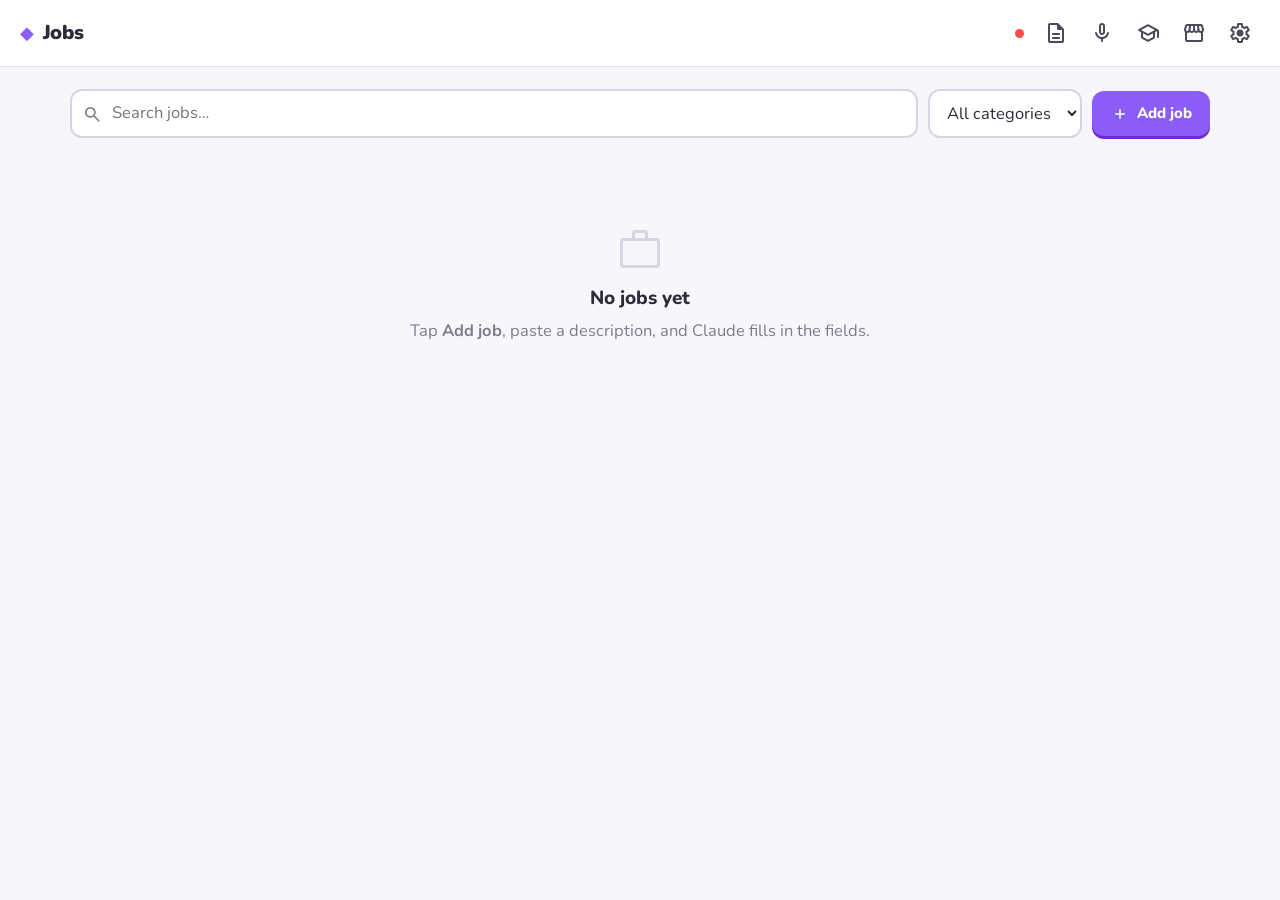
<file: index.html>
<!DOCTYPE html>
<html lang="en">
<head>
  <meta charset="UTF-8" />
  <meta name="viewport" content="width=device-width, initial-scale=1.0" />
  <title>Jobs</title>
  <link rel="icon" href="data:image/svg+xml,%3Csvg xmlns='http://www.w3.org/2000/svg' viewBox='0 0 32 32'%3E%3Cpath fill='%238b5cf6' d='M11 7V5a3 3 0 0 1 3-3h4a3 3 0 0 1 3 3v2h6a2 2 0 0 1 2 2v16a2 2 0 0 1-2 2H4a2 2 0 0 1-2-2V9a2 2 0 0 1 2-2zm2 0h6V5a1 1 0 0 0-1-1h-4a1 1 0 0 0-1 1z'/%3E%3C/svg%3E" />
  <link rel="preconnect" href="https://fonts.googleapis.com" />
  <link rel="preconnect" href="https://fonts.gstatic.com" crossorigin />
  <link href="https://fonts.googleapis.com/css2?family=Nunito:wght@400;600;700;800;900&family=Vazirmatn:wght@400;500;700;800&display=swap" rel="stylesheet" />
  <link rel="stylesheet" href="https://fonts.googleapis.com/css2?family=Material+Symbols+Rounded:opsz,wght,FILL,GRAD@24,400,0,0" />
  <link rel="stylesheet" href="css/style.css?v=16" />
</head>
<body>
  <header class="topbar">
    <div class="brand">
      <span class="brand-mark">&#9670;</span>
      <span class="brand-name">Jobs</span>
      <span id="jobCount" class="brand-count"></span>
    </div>
    <div class="topbar-actions">
      <span id="syncDot" class="sync-dot" title="Sync status"></span>
      <a class="icon-btn" href="apply.html" title="Resume" aria-label="Resume">
        <span class="material-symbols-rounded">description</span>
      </a>
      <a class="icon-btn" href="mock.html" title="Mock interview" aria-label="Mock interview">
        <span class="material-symbols-rounded">mic</span>
      </a>
      <a class="icon-btn" href="interview.html" title="Interview prep" aria-label="Interview prep">
        <span class="material-symbols-rounded">school</span>
      </a>
      <a class="icon-btn" href="scenarios.html" title="Shop floor conversations" aria-label="Shop floor conversations">
        <span class="material-symbols-rounded">storefront</span>
      </a>
      <button id="settingsBtn" class="icon-btn" title="Settings" aria-label="Settings">
        <span class="material-symbols-rounded">settings</span>
      </button>
    </div>
  </header>

  <main id="view" class="view" aria-live="polite">
    <!-- ---------------------------------------------------------- job list -->
    <section id="jobsScreen">
      <div class="toolbar">
        <div class="search-wrap">
          <span class="material-symbols-rounded">search</span>
          <input id="search" type="search" placeholder="Search jobs…" autocomplete="off" />
        </div>
        <select id="categoryFilter" aria-label="Filter by category">
          <option value="">All categories</option>
        </select>
        <button id="addBtn" class="btn primary">
          <span class="material-symbols-rounded">add</span> Add job
        </button>
      </div>

      <div id="tableWrap" class="table-wrap">
        <table>
          <thead>
            <tr>
              <th data-sort="title">Title</th>
              <th data-sort="category">Category</th>
              <th data-sort="company">Company</th>
              <th data-sort="address">Address</th>
              <th data-sort="pay">Pay</th>
              <th data-sort="employmentType">Type</th>
              <th class="col-tight">Link</th>
              <th class="col-tight">Apply</th>
              <th class="col-tight"></th>
              <th class="col-tight" data-sort="applied">Applied</th>
            </tr>
          </thead>
          <tbody id="jobsBody"></tbody>
        </table>
      </div>

      <div id="emptyState" class="empty" hidden>
        <span class="material-symbols-rounded empty-icon">work</span>
        <p class="empty-title">No jobs yet</p>
        <p class="empty-sub">Tap <strong>Add job</strong>, paste a description, and Claude fills in the fields.</p>
      </div>
    </section>
  </main>

  <!-- ------------------------------------------------------------ job modal -->
  <dialog id="jobModal" class="modal">
    <form id="jobForm" method="dialog">
      <div class="modal-head">
        <h2 id="jobModalTitle">Add job</h2>
        <button type="button" class="icon-btn" data-close aria-label="Close">
          <span class="material-symbols-rounded">close</span>
        </button>
      </div>

      <div class="modal-body">
        <label class="field">
          <span class="label">Job description</span>
          <textarea id="description" rows="8" placeholder="Paste the entire job description here…"></textarea>
        </label>

        <div class="extract-row">
          <button type="button" id="extractBtn" class="btn primary">
            <span class="material-symbols-rounded">auto_awesome</span> Extract with Claude
          </button>
          <span id="extractStatus" class="status"></span>
        </div>

        <label class="field">
          <span class="label">Link</span>
          <input id="link" type="url" placeholder="https://…" autocomplete="off" />
        </label>

        <hr class="rule" />

        <div class="grid">
          <label class="field">
            <span class="label">Short title</span>
            <input id="title" type="text" autocomplete="off" />
          </label>

          <label class="field">
            <span class="label">Category</span>
            <div class="with-button">
              <select id="category"></select>
              <button type="button" id="newCategoryBtn" class="btn ghost small">New</button>
            </div>
          </label>

          <label class="field">
            <span class="label">Company</span>
            <input id="company" type="text" autocomplete="off" />
          </label>

          <label class="field">
            <span class="label">Address</span>
            <input id="address" type="text" autocomplete="off" />
            <span id="addressHint" class="hint"></span>
          </label>

          <div class="field">
            <span class="label">Pay</span>
            <div class="pay-row">
              <input id="payMin" type="number" step="0.01" placeholder="min" />
              <span class="dash">–</span>
              <input id="payMax" type="number" step="0.01" placeholder="max" />
              <select id="payPeriod">
                <option value="">unit</option>
                <option value="hour">/ hour</option>
                <option value="day">/ day</option>
                <option value="week">/ week</option>
                <option value="month">/ month</option>
                <option value="year">/ year</option>
              </select>
            </div>
          </div>

          <label class="field">
            <span class="label">Employment type</span>
            <select id="employmentType">
              <option value="">—</option>
              <option>Full-time</option>
              <option>Part-time</option>
              <option>Full-time or Part-time</option>
              <option>Contract</option>
              <option>Temporary</option>
              <option>Internship</option>
            </select>
          </label>
        </div>
      </div>

      <div class="modal-foot">
        <button type="button" id="deleteBtn" class="btn danger" hidden>Delete</button>
        <span class="spacer"></span>
        <button type="button" class="btn ghost" data-close>Cancel</button>
        <button type="submit" class="btn primary">Save job</button>
      </div>
    </form>
  </dialog>

  <!-- ------------------------------------------------------- settings modal -->
  <dialog id="settingsModal" class="modal narrow">
    <form id="settingsForm" method="dialog">
      <div class="modal-head">
        <h2>Settings</h2>
        <button type="button" class="icon-btn" data-close aria-label="Close">
          <span class="material-symbols-rounded">close</span>
        </button>
      </div>

      <div class="modal-body">
        <label class="field">
          <span class="label">Claude API key</span>
          <div class="with-button">
            <input id="apiKey" type="password" placeholder="sk-ant-…" autocomplete="off" />
            <button type="button" id="removeKeyBtn" class="btn ghost small" hidden>Remove</button>
          </div>
          <span id="keyStatus" class="hint"></span>
        </label>

        <label class="field">
          <span class="label">ElevenLabs API key</span>
          <div class="with-button">
            <input id="elevenKey" type="password" placeholder="sk_…" autocomplete="off" />
            <button type="button" id="removeElevenBtn" class="btn ghost small" hidden>Remove</button>
          </div>
          <span id="elevenStatus" class="hint"></span>
        </label>

        <label class="field">
          <span class="label">Model</span>
          <select id="model"></select>
          <span id="modelHint" class="hint"></span>
        </label>

        <label class="field">
          <span class="label">Thinking effort</span>
          <select id="effort"></select>
          <span id="effortHint" class="hint"></span>
        </label>

        <div class="field">
          <span class="label">Address lookup</span>
          <label class="checkbox">
            <input id="webSearch" type="checkbox" />
            <span>Search the web for the exact street address</span>
          </label>
          <span class="hint">Adds a few seconds and a small per-search cost.</span>
        </div>

        <div class="field">
          <span class="label">Categories</span>
          <div id="categoryList" class="chip-list"></div>
          <div class="with-button">
            <input id="newCategoryInput" type="text" placeholder="Add a category…" />
            <button type="button" id="addCategoryBtn" class="btn ghost small">Add</button>
          </div>
        </div>

        <div class="field">
          <span class="label">Backup</span>
          <div class="btn-row">
            <button type="button" id="exportBtn" class="btn ghost small">
              <span class="material-symbols-rounded">download</span> Export JSON
            </button>
            <button type="button" id="importBtn" class="btn ghost small">
              <span class="material-symbols-rounded">upload</span> Import JSON
            </button>
            <input id="importFile" type="file" accept="application/json,.json" hidden />
          </div>
          <span id="importHint" class="hint">Import merges by id, so running it twice is safe.</span>
        </div>

        <div class="field">
          <span class="label">Where your data lives</span>
          <span class="hint">
            Jobs and categories sync to Firebase, so they follow you to any device.
            The API key does not — it stays in this browser only, so enter it once
            on each device you use.
          </span>
        </div>
      </div>

      <div class="modal-foot">
        <span class="spacer"></span>
        <button type="button" class="btn ghost" data-close>Close</button>
        <button type="submit" class="btn primary">Save settings</button>
      </div>
    </form>
  </dialog>

  <div id="toast" class="toast" hidden></div>

  <!-- Load order matters: store, sync, then data/extract, then the app.
       The ?v= is a cache buster — bump it whenever a script changes shape, so a
       browser can't pair a fresh index.html with a stale cached script. -->
  <script src="js/store.js?v=16"></script>
  <script src="js/sync.js?v=16"></script>
  <script src="js/ui.js?v=16"></script>
  <script src="js/data.js?v=16"></script>
  <script src="js/voice.js?v=16"></script>
  <script src="js/extract.js?v=16"></script>
  <script src="js/app.js?v=16"></script>
</body>
</html>
</file>
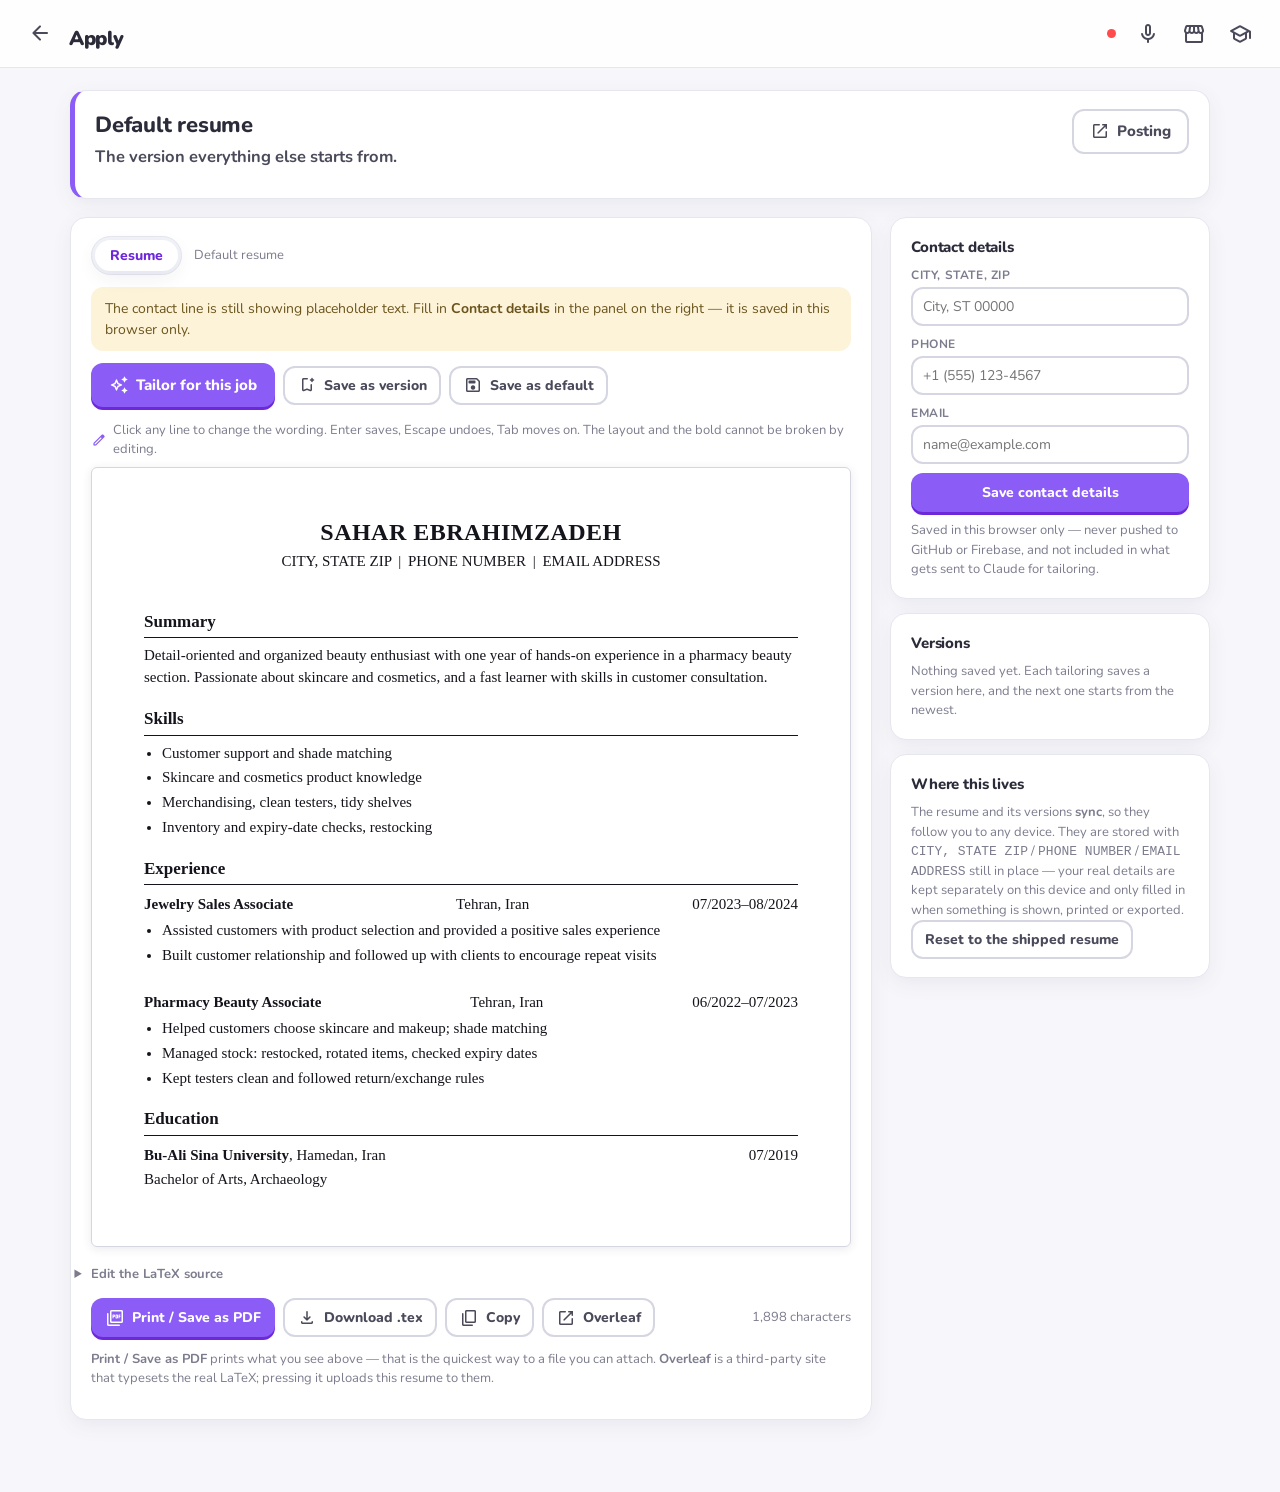
<file: apply.html>
<!DOCTYPE html>
<html lang="en">
<head>
  <meta charset="UTF-8" />
  <meta name="viewport" content="width=device-width, initial-scale=1.0" />
  <title>Apply — Jobs</title>
  <link rel="icon" href="data:image/svg+xml,%3Csvg xmlns='http://www.w3.org/2000/svg' viewBox='0 0 32 32'%3E%3Cpath fill='%238b5cf6' d='M11 7V5a3 3 0 0 1 3-3h4a3 3 0 0 1 3 3v2h6a2 2 0 0 1 2 2v16a2 2 0 0 1-2 2H4a2 2 0 0 1-2-2V9a2 2 0 0 1 2-2zm2 0h6V5a1 1 0 0 0-1-1h-4a1 1 0 0 0-1 1z'/%3E%3C/svg%3E" />
  <link rel="preconnect" href="https://fonts.googleapis.com" />
  <link rel="preconnect" href="https://fonts.gstatic.com" crossorigin />
  <link href="https://fonts.googleapis.com/css2?family=Nunito:wght@400;600;700;800;900&family=Vazirmatn:wght@400;500;700;800&display=swap" rel="stylesheet" />
  <link rel="stylesheet" href="https://fonts.googleapis.com/css2?family=Material+Symbols+Rounded:opsz,wght,FILL,GRAD@24,400,0,0" />
  <link rel="stylesheet" href="css/style.css?v=16" />
  <link rel="stylesheet" href="css/apply.css?v=16" />
</head>
<body>
  <header class="topbar">
    <div class="brand">
      <a class="icon-btn" href="index.html" title="Back to jobs" aria-label="Back to jobs">
        <span class="material-symbols-rounded">arrow_back</span>
      </a>
      <span class="brand-name">Apply</span>
    </div>
    <div class="topbar-actions">
      <span id="syncDot" class="sync-dot" title="Sync status"></span>
      <a id="interviewLink" class="icon-btn" href="mock.html" title="Interview questions" aria-label="Interview questions">
        <span class="material-symbols-rounded">mic</span>
      </a>
      <a class="icon-btn" href="scenarios.html" title="Shop floor conversations" aria-label="Shop floor conversations">
        <span class="material-symbols-rounded">storefront</span>
      </a>
      <a class="icon-btn" href="interview.html" title="Interview prep" aria-label="Interview prep">
        <span class="material-symbols-rounded">school</span>
      </a>
    </div>
  </header>

  <main class="view">
    <!-- ------------------------------------------------------ the role ---- -->
    <section id="jobCard" class="job-card">
      <div class="job-card-main">
        <div class="job-card-head">
          <h1 id="jobTitle">Default resume</h1>
          <span id="jobCategory" class="chip" hidden></span>
        </div>
        <p id="jobCompany" class="job-company"></p>
        <div id="jobFacts" class="job-facts"></div>
      </div>
      <a id="jobLink" class="btn ghost" target="_blank" rel="noopener noreferrer" hidden>
        <span class="material-symbols-rounded">open_in_new</span> Posting
      </a>
    </section>

    <details id="postingBox" class="posting" hidden>
      <summary>Full posting</summary>
      <pre id="postingText"></pre>
    </details>

    <!-- ------------------------------------------------------ the resume -- -->
    <div class="apply-grid">
      <section class="editor-pane">
        <div class="pane-head">
          <div id="docTabs" class="doc-tabs" role="tablist">
            <button id="tabResume" class="doc-tab is-on" type="button" role="tab">Resume</button>
            <button id="tabCover" class="doc-tab" type="button" role="tab">Cover letter</button>
          </div>
          <span id="editorState" class="pane-note"></span>
        </div>
        <h2 id="editorTitle" class="sr-only">Resume</h2>

        <p id="contactWarn" class="banner warn" hidden>
          The contact line is still showing placeholder text. Fill in
          <strong>Contact details</strong> in the panel on the right — it is saved in this
          browser only.
        </p>

        <div class="toolbar-row">
          <button id="tailorBtn" class="btn primary">
            <span class="material-symbols-rounded">auto_awesome</span>
            <span id="tailorBtnLabel">Tailor for this job</span>
          </button>
          <button id="saveVersionBtn" class="btn ghost small">
            <span class="material-symbols-rounded">bookmark_add</span> Save as version
          </button>
          <button id="saveBaseBtn" class="btn ghost small" hidden>
            <span class="material-symbols-rounded">save</span> Save as default
          </button>
          <span class="spacer"></span>
        </div>

        <!-- Opens under the button; nothing is sent until Tailor now. -->
        <div id="tailorPanel" class="tailor-panel" hidden>
          <h3 id="tailorTarget">Tailor this resume</h3>

          <label class="field">
            <span class="label">Anything Claude should know? <em>(optional)</em></span>
            <textarea id="tailorNotes" rows="4" placeholder="e.g. Lead with the jewelry job. Keep it to one page. Use the posting's own words for clienteling. Don't stretch the pharmacy role."></textarea>
          </label>

          <div class="field scope-field">
            <label class="checkbox">
              <input id="tailorMinimal" type="checkbox" />
              <span>
                <strong>Only do what I asked</strong> — leave every other word exactly as it is.
              </span>
            </label>
            <span class="hint">
              Off, it re-words and re-orders the whole resume for this posting. On, it changes
              nothing you did not mention — use this for a small fix.
            </span>
          </div>

          <ul class="tailor-facts">
            <li>Claude <strong>Opus 5</strong>, high effort — a few cents and up to a minute.</li>
            <li>Sends the posting and this resume. <strong>Your contact details are not included.</strong></li>
            <li>The result is saved as a new version automatically — nothing is overwritten.</li>
          </ul>

          <div class="toolbar-row">
            <button id="tailorRunBtn" class="btn primary">
              <span class="material-symbols-rounded">auto_awesome</span> Tailor now
            </button>
            <button id="tailorCancelBtn" class="btn ghost small">Cancel</button>
            <span class="spacer"></span>
            <span class="pane-note">Ctrl+Enter</span>
          </div>
        </div>

        <p id="tailorStatus" class="status"></p>

        <!-- What she is actually sending. The LaTeX behind it is one toggle away. -->
        <p class="hint edit-hint">
          <span class="material-symbols-rounded">edit</span>
          Click any line to change the wording. Enter saves, Escape undoes, Tab moves on.
          The layout and the bold cannot be broken by editing.
        </p>
        <div id="paper" class="paper" aria-label="Resume preview"></div>

        <details id="sourceBox" class="source">
          <summary>Edit the LaTeX source</summary>
          <textarea id="latex" spellcheck="false" aria-label="Resume LaTeX source"></textarea>
          <p class="hint">The preview above updates as you type.</p>
        </details>

        <div class="toolbar-row">
          <button id="printBtn" class="btn primary small">
            <span class="material-symbols-rounded">picture_as_pdf</span> Print / Save as PDF
          </button>
          <button id="downloadBtn" class="btn ghost small">
            <span class="material-symbols-rounded">download</span> Download .tex
          </button>
          <button id="copyBtn" class="btn ghost small">
            <span class="material-symbols-rounded">content_copy</span> Copy
          </button>
          <form id="overleafForm" action="https://www.overleaf.com/docs" method="post" target="_blank">
            <input type="hidden" name="snip" id="overleafSnip" />
            <input type="hidden" name="snip_name" id="overleafName" />
            <button type="submit" class="btn ghost small" title="Opens Overleaf in a new tab and typesets it properly there">
              <span class="material-symbols-rounded">open_in_new</span> Overleaf
            </button>
          </form>
          <span class="spacer"></span>
          <span id="charCount" class="pane-note"></span>
        </div>
        <p class="hint">
          <strong>Print / Save as PDF</strong> prints what you see above — that is the quickest way
          to a file you can attach. <strong>Overleaf</strong> is a third-party site that typesets the
          real LaTeX; pressing it uploads this resume to them.
        </p>
      </section>

      <!-- ---------------------------------------------------- side panel -- -->
      <aside class="side-pane">
        <div id="changesBox" class="panel" hidden>
          <h3>What Claude changed</h3>
          <ul id="changesList" class="changes"></ul>
        </div>

        <div class="panel">
          <h3>Contact details</h3>
          <form id="contactForm" class="contact-form" autocomplete="on">
            <label class="field">
              <span class="label">City, state, ZIP</span>
              <input id="contactAddress" type="text" placeholder="City, ST 00000"
                     autocomplete="address-level2" />
            </label>
            <label class="field">
              <span class="label">Phone</span>
              <input id="contactPhone" type="tel" placeholder="+1 (555) 123-4567"
                     autocomplete="tel" />
            </label>
            <label class="field">
              <span class="label">Email</span>
              <input id="contactEmail" type="email" placeholder="name@example.com"
                     autocomplete="email" />
            </label>
            <button type="submit" class="btn primary small wide">Save contact details</button>
          </form>
          <p class="pane-note contact-note">
            Saved in this browser only — never pushed to GitHub or Firebase, and not included
            in what gets sent to Claude for tailoring.
          </p>
        </div>

        <div class="panel">
          <h3>Versions</h3>
          <p id="versionsEmpty" class="pane-note">
            Nothing saved yet. Each tailoring saves a version here, and the next one starts
            from the newest.
          </p>
          <ul id="versionList" class="versions"></ul>
        </div>

        <div class="panel">
          <h3>Where this lives</h3>
          <p class="pane-note">
            The resume and its versions <strong>sync</strong>, so they follow you to any device.
            They are stored with <code>CITY, STATE ZIP</code> / <code>PHONE NUMBER</code> /
            <code>EMAIL ADDRESS</code> still in place — your real details are kept separately on
            this device and only filled in when something is shown, printed or exported.
          </p>
          <button id="resetBtn" class="btn ghost small">Reset to the shipped resume</button>
        </div>
      </aside>
    </div>
  </main>

  <div id="toast" class="toast" hidden></div>

  <script src="js/store.js?v=16"></script>
  <script src="js/sync.js?v=16"></script>
  <script src="js/ui.js?v=16"></script>
  <script src="js/data.js?v=16"></script>
  <script src="js/resume.js?v=16"></script>
  <script src="js/cover.js?v=16"></script>
  <script src="js/latex-render.js?v=16"></script>
  <script src="js/tailor.js?v=16"></script>
  <script src="js/apply.js?v=16"></script>
</body>
</html>
</file>
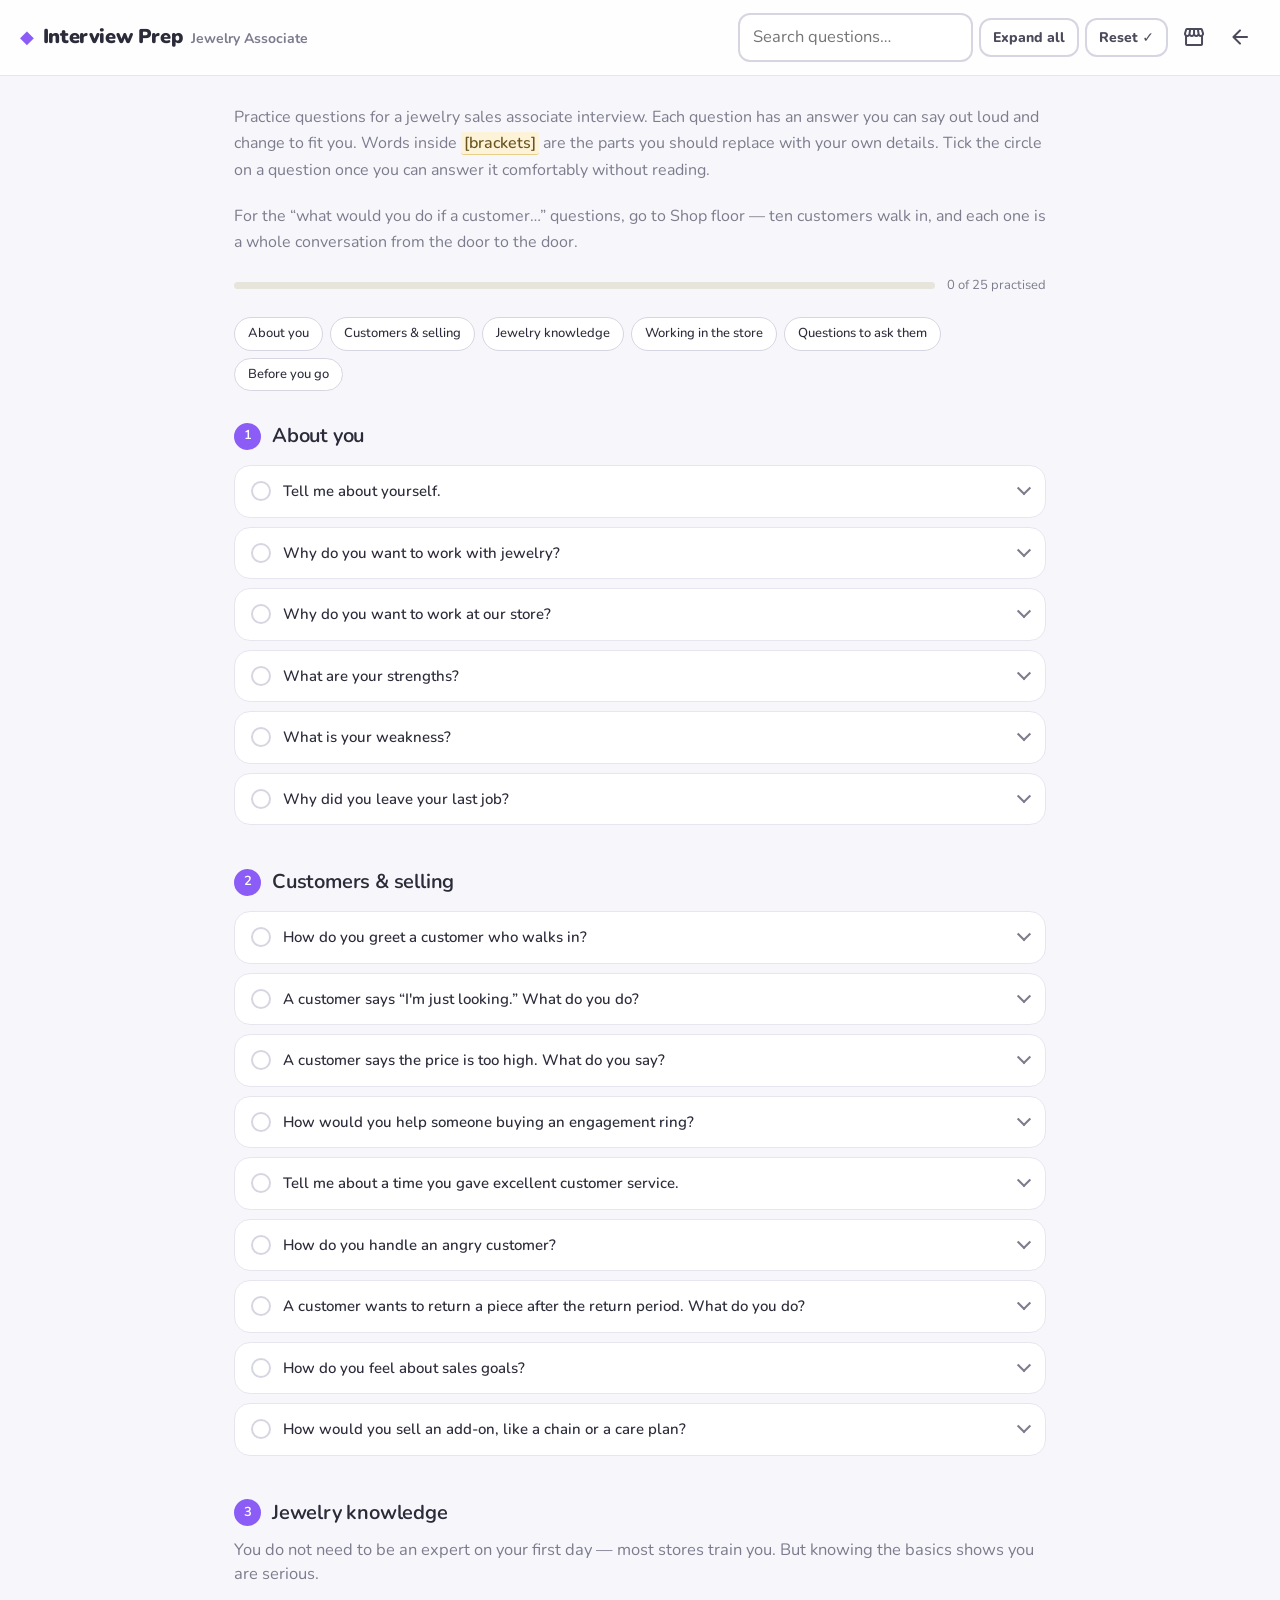
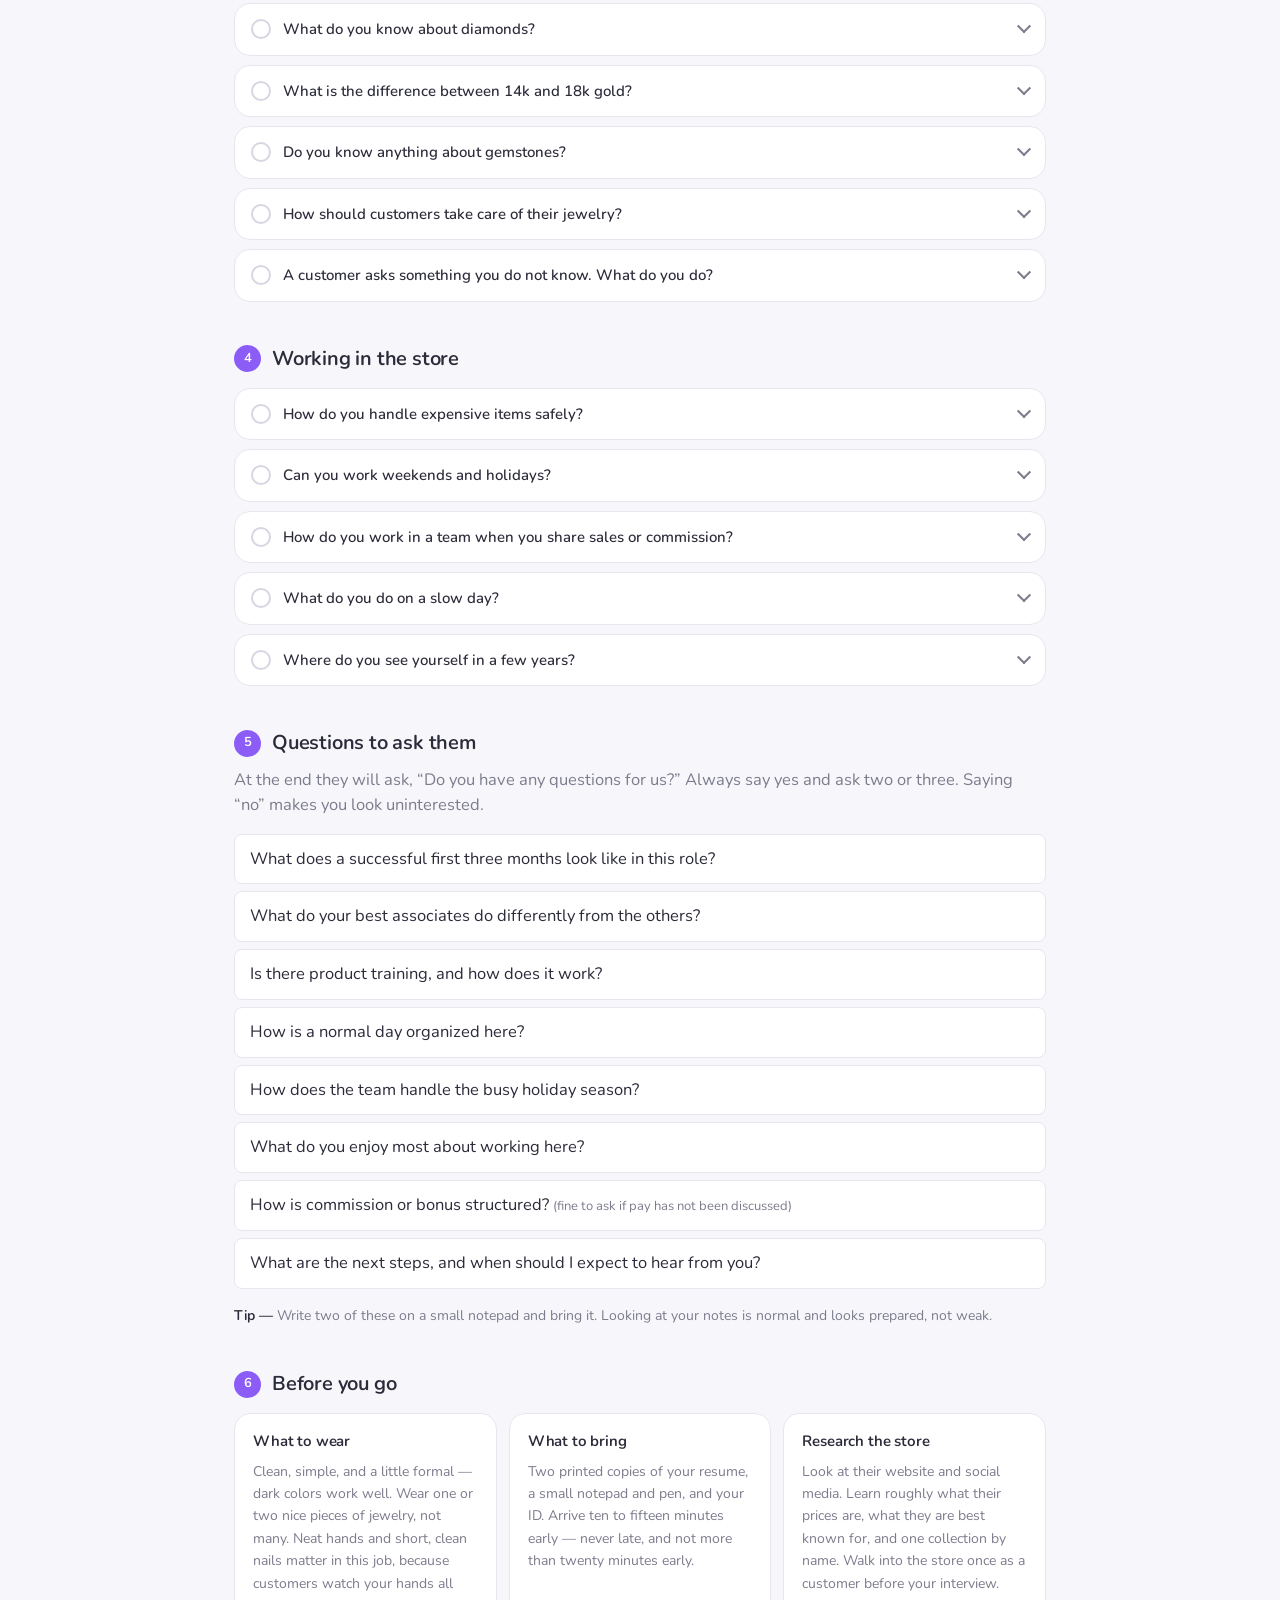
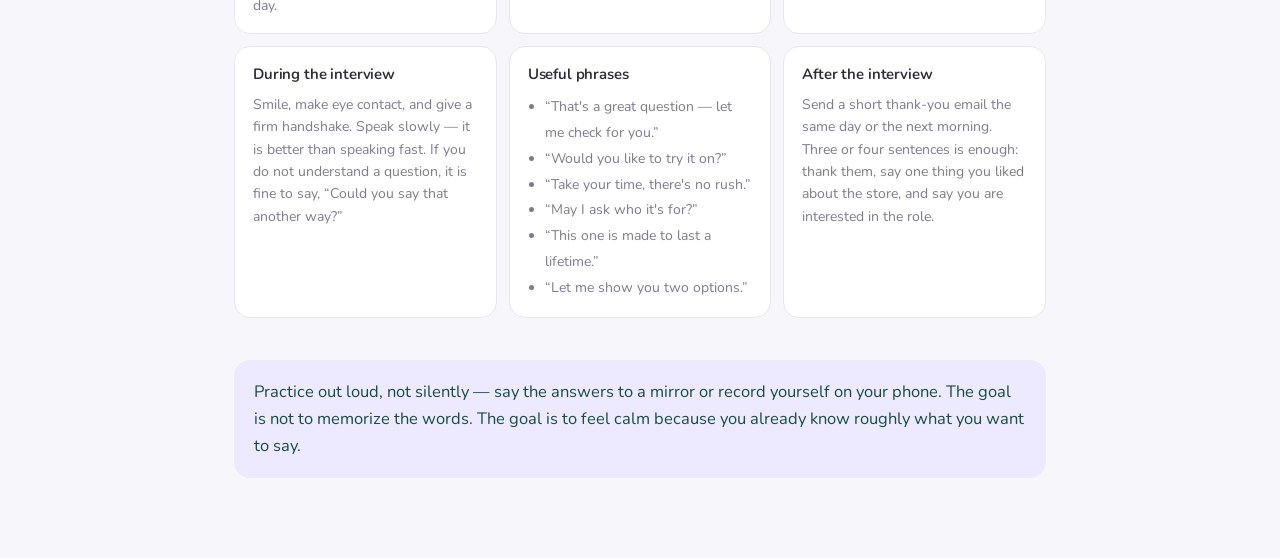
<file: interview.html>
<!doctype html>
<html lang="en">
  <head>
    <meta charset="utf-8" />
    <meta name="viewport" content="width=device-width, initial-scale=1" />
    <title>Interview Prep — Jewelry Associate</title>
    <link
      rel="icon"
      href="data:image/svg+xml,%3Csvg xmlns='http://www.w3.org/2000/svg' viewBox='0 0 32 32'%3E%3Cpath fill='%238b5cf6' d='M16 3 6 11l10 18 10-18z'/%3E%3C/svg%3E"
    />
    <link rel="preconnect" href="https://fonts.googleapis.com" />
    <link rel="preconnect" href="https://fonts.gstatic.com" crossorigin />
    <link
      href="https://fonts.googleapis.com/css2?family=Nunito:wght@400;600;700;800;900&family=Vazirmatn:wght@400;500;700;800&display=swap"
      rel="stylesheet"
    />
    <link
      rel="stylesheet"
      href="https://fonts.googleapis.com/css2?family=Material+Symbols+Rounded:opsz,wght,FILL,GRAD@24,400,0,0"
    />
    <link rel="stylesheet" href="css/style.css?v=16" />
    <link rel="stylesheet" href="css/interview.css?v=16" />
  </head>
  <body>
    <header class="topbar">
      <div class="brand">
        <span class="brand-mark">&#9670;</span>
        <span class="brand-name">Interview Prep</span>
        <span class="brand-count">Jewelry Associate</span>
      </div>

      <div class="topbar-actions">
        <input id="qSearch" type="search" placeholder="Search questions…" autocomplete="off" />
        <button id="toggleAll" class="btn ghost small">Expand all</button>
        <button id="resetProgress" class="btn ghost small">Reset ✓</button>
        <a class="icon-btn" href="scenarios.html" title="Shop floor conversations" aria-label="Shop floor conversations">
          <span class="material-symbols-rounded">storefront</span>
        </a>
        <a class="icon-btn" href="index.html" title="Back to jobs" aria-label="Back to jobs">
          <span class="material-symbols-rounded">arrow_back</span>
        </a>
      </div>
    </header>

    <main class="prep">
      <p class="lede">
        Practice questions for a jewelry sales associate interview. Each question has an answer
        you can say out loud and change to fit you. Words inside <span class="fill">[brackets]</span>
        are the parts you should replace with your own details. Tick the circle on a question once
        you can answer it comfortably without reading.
      </p>

      <p class="lede">
        For the “what would you do if a customer…” questions, go to
        <a href="scenarios.html">Shop floor</a> — ten customers walk in, and each one is a whole
        conversation from the door to the door.
      </p>

      <div class="progress-bar">
        <div class="progress-track"><div id="progressFill" class="progress-fill"></div></div>
        <span id="progressText" class="progress-text"></span>
      </div>

      <nav class="navchips">
        <a href="#about">About you</a>
        <a href="#customers">Customers &amp; selling</a>
        <a href="#knowledge">Jewelry knowledge</a>
        <a href="#store">Working in the store</a>
        <a href="#ask">Questions to ask them</a>
        <a href="#checklist">Before you go</a>
      </nav>

      <p id="noResults" class="no-results" hidden>No questions match that search.</p>

      <!-- ======================================================= ABOUT YOU -->
      <section id="about">
        <h2><span class="num">1</span> About you</h2>

        <details class="qa" data-id="q1">
          <summary><span class="tick"></span><span class="q">Tell me about yourself.</span></summary>
          <div class="a">
            <p class="say">
              “I have <span class="fill">[two]</span> years of experience in retail sales. I enjoy
              working with customers and helping them find the right thing. I like jewelry because
              every piece means something to the person who buys it. I am patient, organized, and I
              pay attention to small details. Now I am looking for a store where I can build
              long-term relationships with customers.”
            </p>
            <p class="tip">
              Keep it under one minute. Talk about your work, not your family or personal life. This
              is almost always the first question, so practice it the most.
            </p>
          </div>
        </details>

        <details class="qa" data-id="q2">
          <summary><span class="tick"></span><span class="q">Why do you want to work with jewelry?</span></summary>
          <div class="a">
            <p class="say">
              “Jewelry is personal. People buy it for weddings, birthdays, and other important
              moments in their life. I like being a part of those moments. I also enjoy learning
              about metals, stones, and design, and there is always more to learn.”
            </p>
            <p class="tip">Show interest in the product, not only in the paycheck.</p>
          </div>
        </details>

        <details class="qa" data-id="q3">
          <summary><span class="tick"></span><span class="q">Why do you want to work at our store?</span></summary>
          <div class="a">
            <p class="say">
              “I visited the store and looked at your website before today. I liked how the staff
              treated people — friendly, but never pushy. Your brand has a strong reputation for
              <span class="fill">[quality / design / service]</span>, and I want to work somewhere
              customers already trust.”
            </p>
            <p class="tip">
              Say one specific thing about <em>this</em> store. Look at their website and walk in
              once before the interview. This is the question that most people answer badly.
            </p>
          </div>
        </details>

        <details class="qa" data-id="q4">
          <summary><span class="tick"></span><span class="q">What are your strengths?</span></summary>
          <div class="a">
            <p class="say">
              “I listen well and I am patient. Customers need time when they are spending a lot of
              money, and I never rush them. I am also reliable — I arrive on time and I finish what
              I start.”
            </p>
            <p class="tip">Pick two or three strengths and give a short example of each.</p>
          </div>
        </details>

        <details class="qa" data-id="q5">
          <summary><span class="tick"></span><span class="q">What is your weakness?</span></summary>
          <div class="a">
            <p class="say">
              “In the past I tried to do everything by myself instead of asking for help. I learned
              that asking a coworker is faster and better for the customer. Now I ask when I am not
              sure about something.”
            </p>
            <p class="tip">
              Choose a real but small weakness, then say what you are doing to improve. Never say
              “I work too hard” — interviewers hear that every day.
            </p>
          </div>
        </details>

        <details class="qa" data-id="q6">
          <summary><span class="tick"></span><span class="q">Why did you leave your last job?</span></summary>
          <div class="a">
            <p class="say">
              “I was ready for a new step. I wanted to work with a product I care about and with
              customers I can build a relationship with, and this role fits that.”
            </p>
            <p class="tip">
              Stay positive. Never criticize an old manager or store, even if the reason was real.
              Keep the answer short and move forward.
            </p>
          </div>
        </details>
      </section>

      <!-- =============================================== CUSTOMERS & SELLING -->
      <section id="customers">
        <h2><span class="num">2</span> Customers &amp; selling</h2>

        <details class="qa" data-id="q7">
          <summary><span class="tick"></span><span class="q">How do you greet a customer who walks in?</span></summary>
          <div class="a">
            <p class="say">
              “I smile and say hello, and then I give them a moment to look around. After that I say
              something easy like, ‘Let me know if you would like to see anything closer.’ I stay
              near them so they can ask me a question, but I do not follow them around the store.”
            </p>
            <p class="tip">
              Show that you are warm but not pushy. Customers spending a lot of money dislike
              pressure more than anything else.
            </p>
          </div>
        </details>

        <details class="qa" data-id="q8">
          <summary><span class="tick"></span><span class="q">A customer says “I'm just looking.” What do you do?</span></summary>
          <div class="a">
            <p class="say">
              “I say, ‘Of course, take your time.’ Then I step back but stay close. If I see them
              looking at one case for a while, I might say, ‘That collection is new — would you like
              to try one on?’ Many people say they are just looking because they expect pressure.”
            </p>
            <p class="tip">
              “Just looking” is not “no.” Your job is to make them comfortable, then open a
              conversation when they show interest.
            </p>
          </div>
        </details>

        <details class="qa" data-id="q9">
          <summary><span class="tick"></span><span class="q">A customer says the price is too high. What do you say?</span></summary>
          <div class="a">
            <p class="say">
              “First I listen and I do not argue. Then I explain the value — the quality of the
              stone, the metal, the work behind the piece, and the warranty. I might say, ‘This is
              made to last a lifetime, and we service it for free.’ If it is still too much, I show
              them something similar in a lower price range. I never make anyone feel bad about
              their budget.”
            </p>
            <p class="tip">
              Do not apologize for the price and do not offer a discount right away. Talk about
              value first, then offer a different option.
            </p>
          </div>
        </details>

        <details class="qa" data-id="q10">
          <summary><span class="tick"></span><span class="q">How would you help someone buying an engagement ring?</span></summary>
          <div class="a">
            <p class="say">
              “I ask questions before I show anything. What does she usually wear — yellow gold,
              white gold, or rose gold? Does she like simple or detailed styles? Do you know her ring
              size? Do you have a budget in mind? Then I show two or three rings, not twenty. Too
              many choices make people nervous. I also explain the 4Cs in simple words so he feels
              confident about his decision.”
            </p>
            <p class="tip">
              These customers are usually nervous and often shopping alone for the first time. Being
              calm and organized matters more than knowing every technical detail.
            </p>
          </div>
        </details>

        <details class="qa" data-id="q11">
          <summary><span class="tick"></span><span class="q">Tell me about a time you gave excellent customer service.</span></summary>
          <div class="a">
            <p class="say">
              “A customer came in about <span class="fill">[thirty minutes before closing]</span>
              looking for a gift. She was stressed and had no idea what to buy. I asked about the
              person — her age, her style, what she already wears. We found a
              <span class="fill">[necklace]</span> together and I gift-wrapped it for her. She came
              back the next month and asked for me by name.”
            </p>
            <p class="tip">
              Use this shape for every story question: <strong>the situation</strong>,
              <strong>what you did</strong>, <strong>what happened in the end</strong>. Have two real
              stories ready before the interview.
            </p>
          </div>
        </details>

        <details class="qa" data-id="q12">
          <summary><span class="tick"></span><span class="q">How do you handle an angry customer?</span></summary>
          <div class="a">
            <p class="say">
              “I stay calm and let them finish talking. I do not interrupt. Then I repeat the problem
              in my own words so they know I understood. I say I am sorry for the trouble and I
              explain exactly what I can do. If I cannot fix it myself, I get my manager quickly
              instead of making the customer wait.”
            </p>
            <p class="tip">Never argue. Keep your voice quiet and slow — it calms people down.</p>
          </div>
        </details>

        <details class="qa" data-id="q13">
          <summary><span class="tick"></span><span class="q">A customer wants to return a piece after the return period. What do you do?</span></summary>
          <div class="a">
            <p class="say">
              “I explain the policy politely and clearly, without sounding like a rule book. Then I
              look for another option — an exchange, a repair, a cleaning, or store credit if we
              allow it. If I am not sure what I can offer, I ask my manager. I want the customer to
              leave feeling respected, even when the answer is no.”
            </p>
            <p class="tip">Show that you follow the rules <em>and</em> protect the relationship.</p>
          </div>
        </details>

        <details class="qa" data-id="q14">
          <summary><span class="tick"></span><span class="q">How do you feel about sales goals?</span></summary>
          <div class="a">
            <p class="say">
              “I am comfortable with goals — they help me focus. I try to reach them by taking good
              care of each customer instead of pushing products. When people trust me, they buy more
              and they come back later.”
            </p>
            <p class="tip">
              Stores need to know you will not be scared by a target. Say yes clearly, then explain
              how you reach it.
            </p>
          </div>
        </details>

        <details class="qa" data-id="q15">
          <summary><span class="tick"></span><span class="q">How would you sell an add-on, like a chain or a care plan?</span></summary>
          <div class="a">
            <p class="say">
              “I connect it to what they already chose. If someone buys a pendant, I say, ‘Would you
              like to see chains? This length works well with that size.’ For a care plan I keep it
              simple: ‘This covers cleaning and inspection, so your stones stay tight and safe.’ I
              offer once. If they say no, I do not ask again.”
            </p>
            <p class="tip">“I offer once” is a strong line. It shows confidence without pressure.</p>
          </div>
        </details>
      </section>

      <!-- ================================================ JEWELRY KNOWLEDGE -->
      <section id="knowledge">
        <h2><span class="num">3</span> Jewelry knowledge</h2>

        <p class="section-note">
          You do not need to be an expert on your first day — most stores train you. But knowing the
          basics shows you are serious.
        </p>

        <details class="qa" data-id="q16">
          <summary><span class="tick"></span><span class="q">What do you know about diamonds?</span></summary>
          <div class="a">
            <p class="say">
              “Diamonds are graded by the 4Cs: cut, color, clarity, and carat weight. Cut is about
              how well the diamond is shaped and polished, and it affects the sparkle the most. Color
              is graded from D, which is colorless, down through the alphabet. Clarity describes the
              tiny marks inside the stone. Carat is the weight. I explain these in simple words so
              customers do not feel confused.”
            </p>

            <div class="note">
              <p class="note-title">The 4Cs — memorize these</p>
              <ul>
                <li><strong>Cut</strong> — how well it is shaped and polished. Affects sparkle the most.</li>
                <li><strong>Color</strong> — graded D (colorless, most valuable) through Z (light yellow).</li>
                <li><strong>Clarity</strong> — the small natural marks inside, called inclusions.</li>
                <li><strong>Carat</strong> — the weight of the stone, not its size.</li>
              </ul>
              <p class="note-foot">
                If you only remember one line: <em>cut matters most for how a diamond looks.</em>
              </p>
            </div>
          </div>
        </details>

        <details class="qa" data-id="q17">
          <summary><span class="tick"></span><span class="q">What is the difference between 14k and 18k gold?</span></summary>
          <div class="a">
            <p class="say">
              “Karat tells you how much pure gold is in the metal. 18k is 75% gold, so the color is
              richer and it costs more, but it is also softer. 14k is about 58% gold — it is harder,
              so many people choose it for rings they wear every day.”
            </p>

            <div class="note">
              <p class="note-title">Metals in one line each</p>
              <ul>
                <li><strong>18k gold</strong> — 75% pure gold. Richer color, softer, more expensive.</li>
                <li><strong>14k gold</strong> — about 58% pure gold. More durable for daily wear.</li>
                <li><strong>Sterling silver</strong> — 92.5% silver, usually marked “925”. Tarnishes over time.</li>
                <li><strong>Platinum</strong> — naturally white, heavier, and usually the most expensive.</li>
                <li><strong>White gold</strong> — gold plated with rhodium. May need re-plating after a few years.</li>
              </ul>
            </div>
          </div>
        </details>

        <details class="qa" data-id="q18">
          <summary><span class="tick"></span><span class="q">Do you know anything about gemstones?</span></summary>
          <div class="a">
            <p class="say">
              “I know the basics. Rubies are red and sapphires are usually blue, and both are types
              of the same mineral. Emeralds are green and softer, so they need more care. I also know
              the birthstones, because customers ask about them often when they buy gifts. I am still
              learning and I read about stones in my own time.”
            </p>
            <p class="tip">
              The last sentence is important. Saying “I am still learning” is much better than
              guessing and being wrong.
            </p>
          </div>
        </details>

        <details class="qa" data-id="q19">
          <summary><span class="tick"></span><span class="q">How should customers take care of their jewelry?</span></summary>
          <div class="a">
            <p class="say">
              “For most pieces, warm water with a little mild soap and a soft brush works well. I
              tell customers to take rings off before cleaning the house, swimming, or going to the
              gym. Softer stones like pearls, opals, and emeralds need gentler care and no harsh
              cleaners. I also suggest bringing pieces in once or twice a year so we can check that
              the stones are still tight.”
            </p>
            <p class="tip">
              That last part is useful in a store — a free check-up brings the customer back through
              the door.
            </p>
          </div>
        </details>

        <details class="qa" data-id="q20">
          <summary><span class="tick"></span><span class="q">A customer asks something you do not know. What do you do?</span></summary>
          <div class="a">
            <p class="say">
              “I say honestly, ‘That is a good question — let me check so I give you the right
              answer.’ Then I ask a coworker or look it up. Customers trust an honest answer more
              than a fast one, and guessing about a stone or a price can cause a real problem
              later.”
            </p>
            <p class="tip">
              This is one of the strongest answers you can give in a jewelry interview. Never
              pretend to know.
            </p>
          </div>
        </details>
      </section>

      <!-- =============================================== WORKING IN THE STORE -->
      <section id="store">
        <h2><span class="num">4</span> Working in the store</h2>

        <details class="qa" data-id="q21">
          <summary><span class="tick"></span><span class="q">How do you handle expensive items safely?</span></summary>
          <div class="a">
            <p class="say">
              “I follow the store's rules exactly. I take out one piece at a time, keep it in front
              of me, and lock the case again straight away. I count pieces before and after. When the
              store is busy I stay aware of who is standing near me. Security is part of the job, not
              extra work.”
            </p>
            <p class="tip">
              Managers worry about this a lot. A calm, specific answer here is very reassuring.
            </p>
          </div>
        </details>

        <details class="qa" data-id="q22">
          <summary><span class="tick"></span><span class="q">Can you work weekends and holidays?</span></summary>
          <div class="a">
            <p class="say">
              “Yes. I know weekends are the busiest days, and the holiday season matters most —
              Christmas, Valentine's Day, and Mother's Day. I am available
              <span class="fill">[say your real days and hours]</span>.”
            </p>
            <p class="tip">
              Only say yes if it is true. Be honest about your schedule now — a problem later is much
              worse than an honest answer today.
            </p>
          </div>
        </details>

        <details class="qa" data-id="q23">
          <summary><span class="tick"></span><span class="q">How do you work in a team when you share sales or commission?</span></summary>
          <div class="a">
            <p class="say">
              “I help my coworkers and they help me. If I am busy with one customer, I make sure
              someone greets the next person. If a customer prefers to work with a coworker, that is
              fine — the store still wins. A store where people fight over customers feels
              uncomfortable, and customers notice it.”
            </p>
          </div>
        </details>

        <details class="qa" data-id="q24">
          <summary><span class="tick"></span><span class="q">What do you do on a slow day?</span></summary>
          <div class="a">
            <p class="say">
              “I use the time. I clean and organize the displays, check that every piece looks
              perfect, and study product information. If the store allows it, I follow up with past
              customers about repairs or new collections. A quiet store should still look ready.”
            </p>
            <p class="tip">This answer quietly says: I do not stand around on my phone.</p>
          </div>
        </details>

        <details class="qa" data-id="q25">
          <summary><span class="tick"></span><span class="q">Where do you see yourself in a few years?</span></summary>
          <div class="a">
            <p class="say">
              “First I want to become really good at this job — strong product knowledge, regular
              customers who come back and ask for me, and steady sales. After that, I would be
              interested in growing into a senior or supervisor role if the opportunity comes.”
            </p>
            <p class="tip">Show ambition, but show you want to master <em>this</em> job first.</p>
          </div>
        </details>
      </section>

      <!-- =============================================== QUESTIONS TO ASK -->
      <section id="ask">
        <h2><span class="num">5</span> Questions to ask them</h2>

        <p class="section-note">
          At the end they will ask, “Do you have any questions for us?” Always say yes and ask two or
          three. Saying “no” makes you look uninterested.
        </p>

        <ul class="ask-list">
          <li>What does a successful first three months look like in this role?</li>
          <li>What do your best associates do differently from the others?</li>
          <li>Is there product training, and how does it work?</li>
          <li>How is a normal day organized here?</li>
          <li>How does the team handle the busy holiday season?</li>
          <li>What do you enjoy most about working here?</li>
          <li>How is commission or bonus structured? <span class="muted-inline">(fine to ask if pay has not been discussed)</span></li>
          <li>What are the next steps, and when should I expect to hear from you?</li>
        </ul>

        <p class="tip">
          Write two of these on a small notepad and bring it. Looking at your notes is normal and
          looks prepared, not weak.
        </p>
      </section>

      <!-- ==================================================== CHECKLIST -->
      <section id="checklist">
        <h2><span class="num">6</span> Before you go</h2>

        <div class="cards">
          <div class="card">
            <h3>What to wear</h3>
            <p>
              Clean, simple, and a little formal — dark colors work well. Wear one or two nice
              pieces of jewelry, not many. Neat hands and short, clean nails matter in this job,
              because customers watch your hands all day.
            </p>
          </div>

          <div class="card">
            <h3>What to bring</h3>
            <p>
              Two printed copies of your resume, a small notepad and pen, and your ID. Arrive ten to
              fifteen minutes early — never late, and not more than twenty minutes early.
            </p>
          </div>

          <div class="card">
            <h3>Research the store</h3>
            <p>
              Look at their website and social media. Learn roughly what their prices are, what they
              are best known for, and one collection by name. Walk into the store once as a customer
              before your interview.
            </p>
          </div>

          <div class="card">
            <h3>During the interview</h3>
            <p>
              Smile, make eye contact, and give a firm handshake. Speak slowly — it is better than
              speaking fast. If you do not understand a question, it is fine to say, “Could you say
              that another way?”
            </p>
          </div>

          <div class="card">
            <h3>Useful phrases</h3>
            <ul class="phrases">
              <li>“That's a great question — let me check for you.”</li>
              <li>“Would you like to try it on?”</li>
              <li>“Take your time, there's no rush.”</li>
              <li>“May I ask who it's for?”</li>
              <li>“This one is made to last a lifetime.”</li>
              <li>“Let me show you two options.”</li>
            </ul>
          </div>

          <div class="card">
            <h3>After the interview</h3>
            <p>
              Send a short thank-you email the same day or the next morning. Three or four sentences
              is enough: thank them, say one thing you liked about the store, and say you are
              interested in the role.
            </p>
          </div>
        </div>
      </section>

      <p class="closing">
        Practice out loud, not silently — say the answers to a mirror or record yourself on your
        phone. The goal is not to memorize the words. The goal is to feel calm because you already
        know roughly what you want to say.
      </p>
    </main>

    <script src="js/interview.js?v=16"></script>
  </body>
</html>
</file>
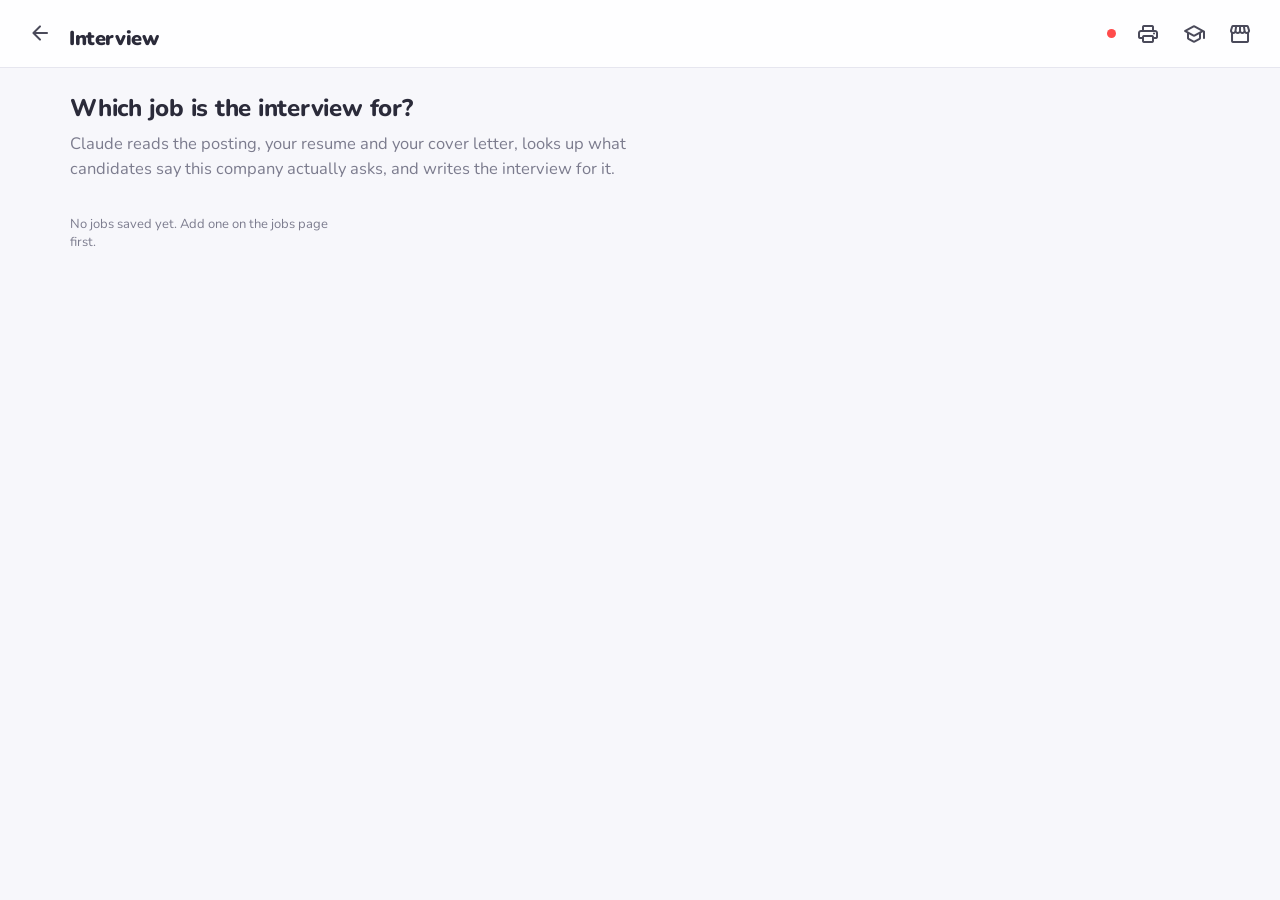
<file: mock.html>
<!DOCTYPE html>
<html lang="en">
<head>
  <meta charset="UTF-8" />
  <meta name="viewport" content="width=device-width, initial-scale=1.0" />
  <title>Interview — Jobs</title>
  <link rel="icon" href="data:image/svg+xml,%3Csvg xmlns='http://www.w3.org/2000/svg' viewBox='0 0 32 32'%3E%3Cpath fill='%238b5cf6' d='M16 3a5 5 0 0 1 5 5v6a5 5 0 0 1-10 0V8a5 5 0 0 1 5-5zm-9 11h2a7 7 0 0 0 14 0h2a9 9 0 0 1-8 8.94V26h4v2H11v-2h4v-3.06A9 9 0 0 1 7 14z'/%3E%3C/svg%3E" />
  <link rel="preconnect" href="https://fonts.googleapis.com" />
  <link rel="preconnect" href="https://fonts.gstatic.com" crossorigin />
  <link href="https://fonts.googleapis.com/css2?family=Nunito:wght@400;600;700;800;900&family=Vazirmatn:wght@400;500;700;800&display=swap" rel="stylesheet" />
  <link rel="stylesheet" href="https://fonts.googleapis.com/css2?family=Material+Symbols+Rounded:opsz,wght,FILL,GRAD@24,400,0,0" />
  <link rel="stylesheet" href="css/style.css?v=16" />
  <link rel="stylesheet" href="css/mock.css?v=16" />
</head>
<body>
  <header class="topbar">
    <div class="brand">
      <a class="icon-btn" href="index.html" title="Back to jobs" aria-label="Back to jobs">
        <span class="material-symbols-rounded">arrow_back</span>
      </a>
      <span class="brand-name">Interview</span>
      <span id="qCount" class="brand-count"></span>
    </div>
    <div class="topbar-actions">
      <span id="syncDot" class="sync-dot" title="Sync status"></span>
      <button id="printBtn" class="icon-btn" title="Print" aria-label="Print">
        <span class="material-symbols-rounded">print</span>
      </button>
      <a class="icon-btn" href="interview.html" title="General practice questions" aria-label="General practice questions">
        <span class="material-symbols-rounded">school</span>
      </a>
      <a class="icon-btn" href="scenarios.html" title="Shop floor conversations" aria-label="Shop floor conversations">
        <span class="material-symbols-rounded">storefront</span>
      </a>
    </div>
  </header>

  <main class="view">
    <!-- ---------------------------------------------------- pick a job --- -->
    <section id="pickScreen" hidden>
      <h1 class="pick-title">Which job is the interview for?</h1>
      <p class="pick-sub">
        Claude reads the posting, your resume and your cover letter, looks up what
        candidates say this company actually asks, and writes the interview for it.
      </p>
      <div id="jobList" class="job-list"></div>
    </section>

    <!-- --------------------------------------------------------- the job -- -->
    <section id="jobScreen" hidden>
      <div class="job-card">
        <div class="job-card-main">
          <div class="job-card-head">
            <h1 id="jobTitle"></h1>
            <span id="jobCategory" class="chip" hidden></span>
          </div>
          <p id="jobCompany" class="job-company"></p>
          <div id="jobFacts" class="job-facts"></div>
        </div>
        <a id="jobLink" class="btn ghost" target="_blank" rel="noopener noreferrer" hidden>
          <span class="material-symbols-rounded">open_in_new</span> Posting
        </a>
      </div>

      <!-- ------------------------------------------------------- voices -- -->
      <div class="voice-bar">
        <div class="voice-row">
          <span class="voice-role">
            <span class="material-symbols-rounded">record_voice_over</span> Interviewer
          </span>
          <select id="voiceSelect" aria-label="Voice used to read the questions"></select>
          <button id="testVoiceBtn" class="btn ghost small" type="button">Test</button>
        </div>

        <div class="voice-row">
          <span class="voice-role">
            <span class="material-symbols-rounded">face_2</span> Your answers
          </span>
          <select id="answerVoiceSelect" aria-label="Voice used to read the answers"></select>
          <button id="testAnswerBtn" class="btn ghost small" type="button">Test</button>
        </div>

        <div class="voice-row voice-manage">
          <button id="addVoiceBtn" class="btn ghost small" type="button">
            <span class="material-symbols-rounded">add</span> Add a voice
          </button>
          <button id="removeVoiceBtn" class="btn ghost small" type="button" hidden>
            Remove the interviewer voice
          </button>
          <button id="clearAudioBtn" class="btn ghost small" type="button" hidden>
            Clear saved audio
          </button>
        </div>
        <p id="voiceStatus" class="hint"></p>
        <p id="savedAudio" class="hint ok"></p>

        <form id="addVoiceForm" class="voice-form" hidden>
          <label class="field">
            <span class="label">Name</span>
            <input id="voiceName" type="text" placeholder="e.g. American — female" autocomplete="off" />
          </label>
          <label class="field">
            <span class="label">ElevenLabs voice ID</span>
            <input id="voiceId" type="text" placeholder="e.g. 21m00Tcm4TlvDq8ikWAM" autocomplete="off" spellcheck="false" />
          </label>
          <div class="voice-form-actions">
            <button type="submit" class="btn primary small">Add voice</button>
            <button type="button" id="cancelVoiceBtn" class="btn ghost small">Cancel</button>
          </div>
          <p class="hint">
            ElevenLabs → <strong>Voices</strong> → pick one → copy its <strong>Voice ID</strong>.
            Add several accents and switch between them to get used to hearing the questions.
          </p>
        </form>
      </div>

      <!-- ------------------------------------------------------ generate -- -->
      <div class="gen-bar">
        <button id="genBtn" class="btn primary">
          <span class="material-symbols-rounded">auto_awesome</span>
          <span id="genLabel">Build the interview</span>
        </button>
        <button id="regenBtn" class="btn ghost small" type="button" hidden>Build it again</button>
        <span class="spacer"></span>
        <span id="genMeta" class="pane-note"></span>
      </div>

      <div id="genPanel" class="gen-panel" hidden>
        <label class="field">
          <span class="label">Anything Claude should focus on? <em>(optional)</em></span>
          <textarea id="genNotes" rows="3" placeholder="e.g. This is a second interview. Or: they said the manager will ask about stock and closing."></textarea>
        </label>
        <ul class="gen-facts">
          <li>Searches the web for what candidates report being asked <strong>at this company</strong>.</li>
          <li>Sends the posting, your resume and your cover letter. <strong>Not your contact details.</strong></li>
          <li>Claude <strong>Opus 5</strong>, high effort, with web search — a few cents and up to a minute.</li>
        </ul>
        <div class="gen-actions">
          <button id="genRunBtn" class="btn primary" type="button">
            <span class="material-symbols-rounded">search</span> Research and write it
          </button>
          <button id="genCancelBtn" class="btn ghost small" type="button">Cancel</button>
        </div>
      </div>

      <p id="genStatus" class="status"></p>

      <!-- -------------------------------------------------------- result -- -->
      <div id="result" hidden>
        <div id="researchBox" class="research" hidden>
          <h2>What this company asks</h2>
          <p id="researchText"></p>
          <div id="sourceList" class="sources"></div>
        </div>

        <div id="sections"></div>
      </div>

      <div id="emptyState" class="empty">
        <span class="material-symbols-rounded empty-icon">quiz</span>
        <p class="empty-title">No interview yet</p>
        <p class="empty-sub">
          Press <strong>Build the interview</strong> and Claude researches this company,
          then writes 15 questions with answers in your own words.
        </p>
      </div>
    </section>
  </main>

  <div id="toast" class="toast" hidden></div>

  <script src="js/store.js?v=16"></script>
  <script src="js/sync.js?v=16"></script>
  <script src="js/ui.js?v=16"></script>
  <script src="js/data.js?v=16"></script>
  <script src="js/resume.js?v=16"></script>
  <script src="js/cover.js?v=16"></script>
  <script src="js/voice.js?v=16"></script>
  <script src="js/interviews.js?v=16"></script>
  <script src="js/mock.js?v=16"></script>
</body>
</html>
</file>
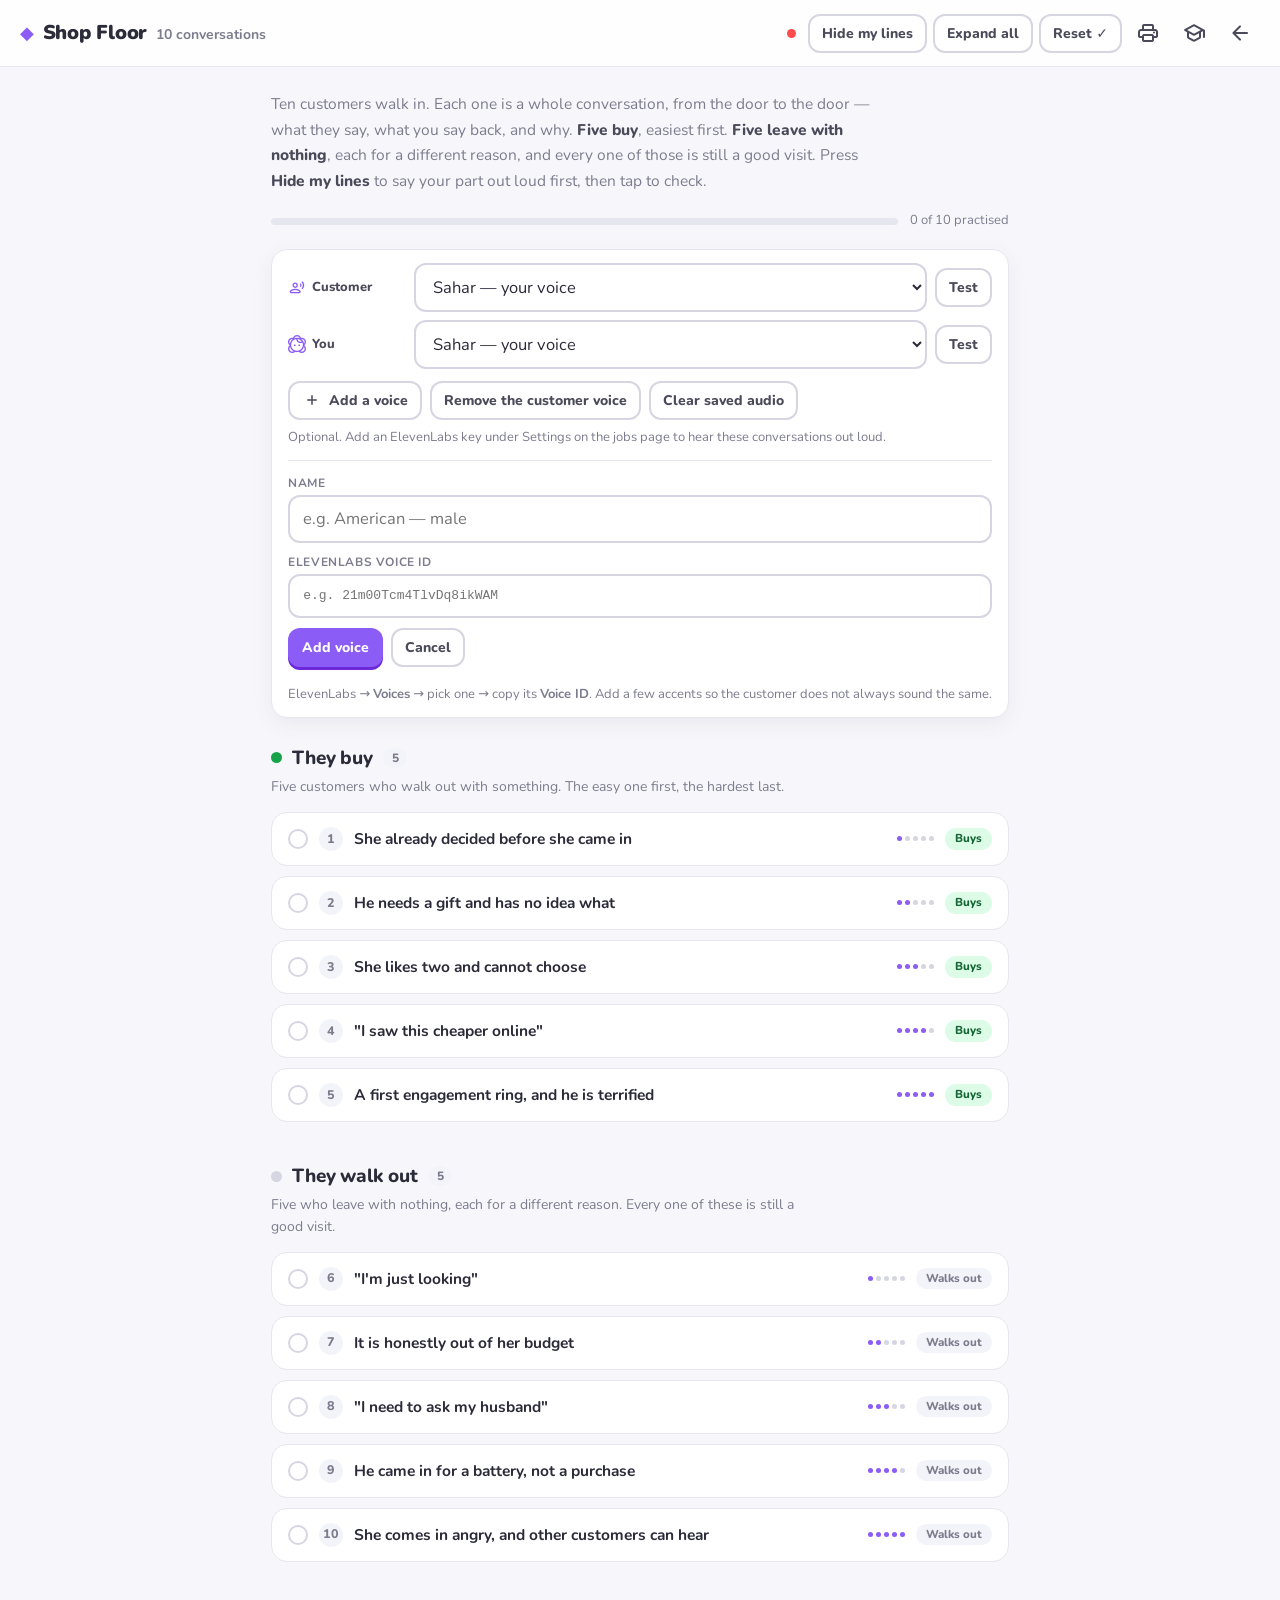
<file: scenarios.html>
<!DOCTYPE html>
<html lang="en">
<head>
  <meta charset="UTF-8" />
  <meta name="viewport" content="width=device-width, initial-scale=1.0" />
  <title>Shop Floor — Jobs</title>
  <link rel="icon" href="data:image/svg+xml,%3Csvg xmlns='http://www.w3.org/2000/svg' viewBox='0 0 32 32'%3E%3Cpath fill='%238b5cf6' d='M6 4h20l2 6a4 4 0 0 1-7.5 2A4 4 0 0 1 16 14a4 4 0 0 1-4.5-2A4 4 0 0 1 4 10zm1 11.5A6 6 0 0 0 11.5 15 6 6 0 0 0 16 16.6 6 6 0 0 0 20.5 15a6 6 0 0 0 4.5.5V27a1 1 0 0 1-1 1H8a1 1 0 0 1-1-1z'/%3E%3C/svg%3E" />
  <link rel="preconnect" href="https://fonts.googleapis.com" />
  <link rel="preconnect" href="https://fonts.gstatic.com" crossorigin />
  <link href="https://fonts.googleapis.com/css2?family=Nunito:wght@400;600;700;800;900&family=Vazirmatn:wght@400;500;700;800&display=swap" rel="stylesheet" />
  <link rel="stylesheet" href="https://fonts.googleapis.com/css2?family=Material+Symbols+Rounded:opsz,wght,FILL,GRAD@24,400,0,0" />
  <link rel="stylesheet" href="css/style.css?v=16" />
  <link rel="stylesheet" href="css/scenarios.css?v=16" />
</head>
<body>
  <header class="topbar">
    <div class="brand">
      <span class="brand-mark">&#9670;</span>
      <span class="brand-name">Shop Floor</span>
      <span id="count" class="brand-count"></span>
    </div>

    <div class="topbar-actions">
      <span id="syncDot" class="sync-dot" title="Sync status"></span>
      <button id="practiceBtn" class="btn ghost small" type="button">Hide my lines</button>
      <button id="toggleAll" class="btn ghost small" type="button">Expand all</button>
      <button id="resetProgress" class="btn ghost small" type="button">Reset &#10003;</button>
      <button id="printBtn" class="icon-btn" title="Print" aria-label="Print">
        <span class="material-symbols-rounded">print</span>
      </button>
      <a class="icon-btn" href="interview.html" title="Interview prep" aria-label="Interview prep">
        <span class="material-symbols-rounded">school</span>
      </a>
      <a class="icon-btn" href="index.html" title="Back to jobs" aria-label="Back to jobs">
        <span class="material-symbols-rounded">arrow_back</span>
      </a>
    </div>
  </header>

  <main class="floor">
    <p class="lede">
      Ten customers walk in. Each one is a whole conversation, from the door to the door —
      what they say, what you say back, and why. <strong>Five buy</strong>, easiest first.
      <strong>Five leave with nothing</strong>, each for a different reason, and every one of
      those is still a good visit. Press <strong>Hide my lines</strong> to say your part out
      loud first, then tap to check.
    </p>

    <div class="progress-bar">
      <div class="progress-track"><div id="progressFill" class="progress-fill"></div></div>
      <span id="progressText" class="progress-text"></span>
    </div>

    <!-- ------------------------------------------------------------ voices -->
    <div class="voice-bar">
      <div class="voice-row">
        <span class="voice-role">
          <span class="material-symbols-rounded">record_voice_over</span> Customer
        </span>
        <select id="voiceSelect" aria-label="Voice used for the customer"></select>
        <button id="testVoiceBtn" class="btn ghost small" type="button">Test</button>
      </div>

      <div class="voice-row">
        <span class="voice-role">
          <span class="material-symbols-rounded">face_2</span> You
        </span>
        <select id="answerVoiceSelect" aria-label="Voice used for your lines"></select>
        <button id="testAnswerBtn" class="btn ghost small" type="button">Test</button>
      </div>

      <div class="voice-row voice-manage">
        <button id="addVoiceBtn" class="btn ghost small" type="button">
          <span class="material-symbols-rounded">add</span> Add a voice
        </button>
        <button id="removeVoiceBtn" class="btn ghost small" type="button" hidden>
          Remove the customer voice
        </button>
        <button id="clearAudioBtn" class="btn ghost small" type="button" hidden>
          Clear saved audio
        </button>
      </div>
      <p id="voiceStatus" class="hint"></p>
      <p id="savedAudio" class="hint ok"></p>

      <form id="addVoiceForm" class="voice-form" hidden>
        <label class="field">
          <span class="label">Name</span>
          <input id="voiceName" type="text" placeholder="e.g. American — male" autocomplete="off" />
        </label>
        <label class="field">
          <span class="label">ElevenLabs voice ID</span>
          <input id="voiceId" type="text" placeholder="e.g. 21m00Tcm4TlvDq8ikWAM" autocomplete="off" spellcheck="false" />
        </label>
        <div class="voice-form-actions">
          <button type="submit" class="btn primary small">Add voice</button>
          <button type="button" id="cancelVoiceBtn" class="btn ghost small">Cancel</button>
        </div>
        <p class="hint">
          ElevenLabs &rarr; <strong>Voices</strong> &rarr; pick one &rarr; copy its <strong>Voice ID</strong>.
          Add a few accents so the customer does not always sound the same.
        </p>
      </form>
    </div>

    <div id="list"></div>
  </main>

  <div id="toast" class="toast" hidden></div>

  <script src="js/store.js?v=16"></script>
  <script src="js/sync.js?v=16"></script>
  <script src="js/ui.js?v=16"></script>
  <script src="js/voice.js?v=16"></script>
  <script src="js/scenario-data.js?v=16"></script>
  <script src="js/scenarios.js?v=16"></script>
</body>
</html>
</file>
<file: css/style.css>
/* Jobs — matches the Systems shell. Vanilla, no build. */

:root {
  --bg: #f7f7fb;
  --card: #ffffff;
  --card-2: #f3f4f9;
  --border: #e6e6ef;
  --border-2: #d6d6e2;
  --text: #2b2b3a;
  --soft: #4a4a5a;
  --muted: #7c7c8e;

  --primary: #8b5cf6;
  --primary-2: #7c3aed;
  --primary-dark: #6d28d9;
  --primary-soft: #ede9fe;

  --green: #58cc02;
  --green-dark: #58a700;
  --red: #ff4b4b;
  --red-dark: #e63b3b;
  --red-soft: #ffe1e1;
  --amber-soft: #fdf3d9;
  --amber-ink: #6b551d;

  --r-sm: 12px;
  --r-md: 16px;
  --r-lg: 20px;

  --shadow-md: 0 6px 20px rgba(45, 45, 80, .07);
  --shadow-lg: 0 24px 64px rgba(45, 45, 80, .22);

  --maxw: 1180px;
}

* { box-sizing: border-box; }
html, body { height: 100%; margin: 0; }

body {
  background: var(--bg);
  color: var(--text);
  /* Vazirmatn sits after Nunito so Persian/Arabic glyphs are styled for free */
  font-family: "Nunito", "Vazirmatn", ui-sans-serif, system-ui, -apple-system, "Segoe UI", Roboto, sans-serif;
  font-size: 16.5px;
  line-height: 1.5;
  min-height: 100vh;
  display: flex;
  flex-direction: column;
  -webkit-font-smoothing: antialiased;
  text-rendering: optimizeLegibility;
}

h1, h2, h3 { margin: 0; font-weight: 800; letter-spacing: -0.01em; }
a { color: inherit; text-decoration: none; }
button { font: inherit; color: inherit; cursor: pointer; }

.material-symbols-rounded {
  font-family: "Material Symbols Rounded";
  font-weight: normal; font-style: normal;
  font-size: 24px; line-height: 1;
  display: inline-block; vertical-align: middle;
  -webkit-font-smoothing: antialiased;
}

/* ── topbar ─────────────────────────────────────────── */

.topbar {
  position: sticky; top: 0; z-index: 10;
  display: flex; align-items: center; justify-content: space-between;
  padding: 13px 20px;
  background: rgba(255, 255, 255, .85);
  backdrop-filter: saturate(1.4) blur(10px);
  border-bottom: 1px solid var(--border);
}

.brand { display: flex; align-items: baseline; gap: 9px; }
.brand-mark { color: var(--primary); font-size: 18px; }
.brand-name { font-weight: 900; font-size: 20px; letter-spacing: -0.02em; }
.brand-count { color: var(--muted); font-size: 14px; font-weight: 700; font-variant-numeric: tabular-nums; }

.topbar-actions { display: flex; align-items: center; gap: 6px; }

.icon-btn {
  display: grid; place-items: center;
  width: 40px; height: 40px;
  border: none; border-radius: 50%;
  background: transparent; color: var(--soft);
}
.icon-btn:hover { background: var(--card-2); color: var(--text); }

.sync-dot {
  width: 9px; height: 9px; border-radius: 50%;
  background: var(--green); margin-right: 6px;
  transition: background .2s ease;
}
.sync-dot.offline { background: var(--muted); }
.sync-dot.error { background: var(--red); }

/* ── layout ─────────────────────────────────────────── */

.view {
  flex: 1;
  width: 100%;
  max-width: var(--maxw);
  margin: 0 auto;
  padding: 22px 20px 72px;
}

/* ── controls ───────────────────────────────────────── */

input, select, textarea {
  font: inherit;
  color: var(--text);
  background: var(--card);
  border: 2px solid var(--border-2);
  border-radius: var(--r-sm);
  padding: 10px 13px;
  outline: none;
  transition: border-color .12s ease;
}
input:focus, select:focus, textarea:focus { border-color: var(--primary); }
textarea { resize: vertical; width: 100%; font-family: inherit; line-height: 1.55; }

.btn {
  display: inline-flex; align-items: center; gap: 7px;
  font-weight: 800; font-size: 15px;
  border: 2px solid transparent;
  border-radius: var(--r-sm);
  padding: 9px 16px;
  white-space: nowrap;
  transition: transform .08s ease, background .12s ease, border-color .12s ease;
}
.btn:active { transform: translateY(1px); }
.btn .material-symbols-rounded { font-size: 20px; }

.btn.primary { background: var(--primary); color: #fff; box-shadow: 0 3px 0 var(--primary-dark); }
.btn.primary:hover:not(:disabled) { background: var(--primary-2); }
.btn.primary:disabled { opacity: .55; cursor: default; box-shadow: none; }
.btn.ghost { background: var(--card); border-color: var(--border-2); color: var(--soft); }
.btn.ghost:hover { background: var(--card-2); color: var(--text); }
.btn.danger { background: transparent; color: var(--red-dark); }
.btn.danger:hover { background: var(--red-soft); }
.btn.small { padding: 7px 12px; font-size: 14px; }
.btn.wide { justify-content: center; width: 100%; }
.btn-row { display: flex; gap: 8px; flex-wrap: wrap; }

/* ── toolbar ────────────────────────────────────────── */

.toolbar { display: flex; gap: 10px; align-items: center; margin-bottom: 18px; flex-wrap: wrap; }

.search-wrap { position: relative; flex: 1; min-width: 200px; }
.search-wrap .material-symbols-rounded {
  position: absolute; left: 12px; top: 50%; transform: translateY(-50%);
  color: var(--muted); font-size: 21px; pointer-events: none;
}
.search-wrap input { width: 100%; padding-left: 40px; }

/* ── table ──────────────────────────────────────────── */

.table-wrap {
  background: var(--card);
  border: 1px solid var(--border);
  border-radius: var(--r-md);
  box-shadow: var(--shadow-md);
  overflow-x: auto;
}

table { width: 100%; border-collapse: collapse; font-size: 15px; }

th {
  text-align: left;
  font-size: 12px; font-weight: 800;
  letter-spacing: .05em; text-transform: uppercase;
  color: var(--muted);
  padding: 13px 15px;
  border-bottom: 2px solid var(--border);
  background: var(--card-2);
  white-space: nowrap;
}
th[data-sort] { cursor: pointer; user-select: none; }
th[data-sort]:hover { color: var(--text); }
th .arrow { font-size: 10px; opacity: .8; }

td { padding: 13px 15px; border-bottom: 1px solid var(--border); vertical-align: top; }
tbody tr:last-child td { border-bottom: none; }
tbody tr:hover { background: var(--card-2); }

.cell-title { font-weight: 800; }
.cell-muted { color: var(--muted); }
.cell-pay { font-variant-numeric: tabular-nums; white-space: nowrap; font-weight: 700; }
.col-tight { width: 1%; white-space: nowrap; }

td a { color: var(--primary-2); font-weight: 700; }
td a:hover { text-decoration: underline; }

/* Addresses are reference detail, not something to scan — set back so the
   title and company read first. Still a link, so it colours up on hover. */
.cell-address, .cell-address a { font-size: 13px; font-weight: 500; color: var(--muted); }
.cell-address a:hover { color: var(--primary-2); }

.chip {
  display: inline-block;
  padding: 3px 11px;
  border-radius: 999px;
  font-size: 13px; font-weight: 800;
  white-space: nowrap;
}

.row-edit {
  border: none; background: transparent;
  color: var(--muted); border-radius: 8px;
  padding: 4px 8px; font-size: 14px; font-weight: 700;
}
.row-edit:hover { background: var(--border); color: var(--text); }

/* The primary action on a row — this is what the table exists for. */
.row-apply {
  display: inline-flex; align-items: center; gap: 5px;
  padding: 5px 11px 5px 8px; border-radius: 999px;
  background: var(--primary-soft); color: var(--primary-dark);
  font-size: 14px; font-weight: 800; white-space: nowrap;
}
.row-apply .material-symbols-rounded { font-size: 17px; }
.row-apply:hover { background: var(--primary); color: #fff; }

/* Applied, but still the way in to the resume and letter for that job. */
.row-apply.is-applied { background: #dcfce7; color: #166534; }
.row-apply.is-applied:hover { background: var(--green-dark); color: #fff; }

.cell-applied { text-align: center; }
.cell-applied input {
  width: 18px; height: 18px; padding: 0; margin: 0;
  accent-color: var(--green-dark); cursor: pointer;
}

/* ── empty state ────────────────────────────────────── */

.empty { text-align: center; padding: 70px 24px; color: var(--muted); }
.empty-icon { font-size: 48px; color: var(--border-2); }
.empty-title { font-size: 19px; font-weight: 800; color: var(--text); margin: 10px 0 6px; }
.empty-sub { margin: 0; }

/* ── modals ─────────────────────────────────────────── */

.modal {
  border: none; padding: 0;
  border-radius: var(--r-lg);
  width: min(760px, calc(100vw - 28px));
  max-height: calc(100vh - 40px);
  background: var(--card);
  color: var(--text);
  box-shadow: var(--shadow-lg);
}
.modal.narrow { width: min(500px, calc(100vw - 28px)); }
.modal::backdrop { background: rgba(30, 30, 50, .42); backdrop-filter: blur(2px); }

.modal form { display: flex; flex-direction: column; max-height: calc(100vh - 40px); }

.modal-head {
  display: flex; align-items: center; justify-content: space-between;
  padding: 16px 20px; border-bottom: 1px solid var(--border);
}
.modal-head h2 { font-size: 18px; }

.modal-body { padding: 18px 20px; overflow-y: auto; display: flex; flex-direction: column; gap: 15px; }

.modal-foot {
  display: flex; gap: 8px; align-items: center;
  padding: 14px 20px; border-top: 1px solid var(--border);
  background: var(--card-2);
  border-radius: 0 0 var(--r-lg) var(--r-lg);
}
.spacer { flex: 1; }

/* ── fields ─────────────────────────────────────────── */

.field { display: flex; flex-direction: column; gap: 6px; min-width: 0; }

.label {
  font-size: 12px; font-weight: 800;
  letter-spacing: .05em; text-transform: uppercase;
  color: var(--muted);
}

.hint { font-size: 13px; color: var(--muted); line-height: 1.45; }
.hint.ok { color: var(--green-dark); font-weight: 800; }
.hint.warn { color: var(--red-dark); font-weight: 700; }

.grid { display: grid; grid-template-columns: 1fr 1fr; gap: 15px; }

.with-button { display: flex; gap: 7px; }
.with-button select, .with-button input { flex: 1; min-width: 0; }

.pay-row { display: flex; gap: 7px; align-items: center; }
.pay-row input { width: 0; flex: 1; min-width: 0; }
.pay-row select { flex: 0 0 auto; }
.dash { color: var(--muted); }

.rule { border: none; border-top: 1px solid var(--border); margin: 2px 0; }

.extract-row { display: flex; align-items: center; gap: 12px; flex-wrap: wrap; }
.status { font-size: 14px; color: var(--muted); font-weight: 700; }
.status.error { color: var(--red-dark); }
.status.ok { color: var(--green-dark); }

.checkbox { display: flex; align-items: center; gap: 9px; font-size: 15px; cursor: pointer; }
.checkbox input { width: 18px; height: 18px; padding: 0; accent-color: var(--primary); cursor: pointer; }

.chip-list { display: flex; flex-wrap: wrap; gap: 6px; margin-bottom: 4px; }
.chip-list .chip { display: inline-flex; align-items: center; gap: 7px; }
.chip-list .chip button {
  border: none; background: none; color: inherit;
  opacity: .55; font-size: 15px; line-height: 1; padding: 0;
}
.chip-list .chip button:hover { opacity: 1; }

/* ── toast ──────────────────────────────────────────── */

.toast {
  position: fixed; bottom: 24px; left: 50%; transform: translateX(-50%);
  background: var(--text); color: #fff;
  padding: 11px 20px; border-radius: 999px;
  font-size: 15px; font-weight: 700;
  box-shadow: var(--shadow-md); z-index: 40;
}

@media (max-width: 720px) {
  .grid { grid-template-columns: 1fr; }
  .toolbar { flex-direction: column; align-items: stretch; }
  .view { padding: 16px 14px 60px; }
  td, th { padding: 11px 12px; }
}
</file>
<file: css/apply.css>
/* Apply page — the role at the top, the resume underneath. */

/* ── the role ───────────────────────────────────────── */

.job-card {
  display: flex; align-items: flex-start; gap: 16px;
  background: var(--card);
  border: 1px solid var(--border);
  border-left: 5px solid var(--primary);
  border-radius: var(--r-md);
  box-shadow: var(--shadow-md);
  padding: 18px 20px;
}

.job-card-main { flex: 1; min-width: 0; }
.job-card-head { display: flex; align-items: center; gap: 10px; flex-wrap: wrap; }
.job-card-head h1 { font-size: 22px; }
.job-company { margin: 3px 0 0; font-weight: 700; color: var(--soft); }

.job-facts { display: flex; flex-wrap: wrap; gap: 6px 18px; margin-top: 10px; font-size: 14px; }
.job-facts span { color: var(--muted); }
.job-facts b { font-weight: 700; color: var(--soft); }
.job-facts a { color: var(--primary-2); font-weight: 700; }
.job-facts a:hover { text-decoration: underline; }

.posting {
  margin-top: 12px;
  background: var(--card);
  border: 1px solid var(--border);
  border-radius: var(--r-md);
  padding: 12px 16px;
}
.posting summary { cursor: pointer; font-weight: 700; color: var(--soft); }
.posting pre {
  margin: 12px 0 0; max-height: 300px; overflow: auto;
  white-space: pre-wrap; word-break: break-word;
  font-size: 13px; line-height: 1.55; color: var(--soft);
}

/* ── layout ─────────────────────────────────────────── */

.apply-grid {
  display: grid; grid-template-columns: minmax(0, 1fr) 320px;
  gap: 18px; margin-top: 18px; align-items: start;
}

.editor-pane, .panel {
  background: var(--card);
  border: 1px solid var(--border);
  border-radius: var(--r-md);
  box-shadow: var(--shadow-md);
  padding: 18px 20px;
}

.side-pane { display: flex; flex-direction: column; gap: 14px; }

.pane-head { display: flex; align-items: center; gap: 12px; margin-bottom: 12px; }
.pane-head h2 { font-size: 18px; }

.sr-only {
  position: absolute; width: 1px; height: 1px;
  padding: 0; margin: -1px; overflow: hidden;
  clip: rect(0 0 0 0); white-space: nowrap; border: 0;
}

.doc-tabs {
  display: inline-flex; gap: 2px;
  background: var(--card-2);
  border: 1px solid var(--border);
  border-radius: 999px;
  padding: 3px;
}
.doc-tab {
  border: none; background: none;
  padding: 5px 15px; border-radius: 999px;
  font-size: 14px; font-weight: 800; color: var(--muted);
}
.doc-tab:hover { color: var(--text); }
.doc-tab.is-on { background: var(--card); color: var(--primary-dark); box-shadow: var(--shadow-md); }
.panel h3 { font-size: 15px; margin-bottom: 8px; }
.pane-note { color: var(--muted); font-size: 13px; margin: 0; }

.toolbar-row {
  display: flex; flex-wrap: wrap; align-items: center; gap: 8px; margin: 10px 0;
}
.toolbar-row .spacer { flex: 1; }
.toolbar-row form { margin: 0; }

.edit-hint {
  display: flex; align-items: center; gap: 6px;
  margin: 0 0 8px;
}
.edit-hint .material-symbols-rounded { font-size: 16px; color: var(--primary); }

/* ── the rendered resume ────────────────────────────── */

/* Approximates the compiled PDF: serif face, the article class's heading
   weights, and a sheet of paper to sit on. */
.paper {
  background: #fff;
  border: 1px solid var(--border-2);
  border-radius: 6px;
  box-shadow: 0 2px 10px rgba(45, 45, 80, .10);
  padding: 46px 52px;
  font-family: "Latin Modern Roman", "Computer Modern", Georgia, "Times New Roman", Times, serif;
  font-size: 15px;
  line-height: 1.45;
  color: #14141c;
  overflow-x: auto;
}

.paper p { margin: 0 0 9px; }
.paper a { color: inherit; text-decoration: none; }
.paper a:hover { text-decoration: underline; }

/* Matches the \titleformat rule in the preamble. */
.paper h2 {
  font-size: 17px; font-weight: 700; letter-spacing: 0;
  margin: 18px 0 7px;
  padding-bottom: 3px;
  border-bottom: 1px solid #14141c;
}
.paper h2:first-child { margin-top: 0; }
.paper h3 { font-size: 15px; font-weight: 700; margin: 13px 0 5px; }

.paper ul, .paper ol { margin: 4px 0 9px; padding-left: 18px; }
.paper li { margin: 0 0 3px; }

/* \hfill — parts pushed apart across the line.
   The push comes from auto margins, not from `flex: 1` ratios: during print
   fragmentation the ratio resolution collapses and the whole row bunches up
   against the title. Auto margins survive that, and mean the last part is
   pinned to the right edge whatever the row width turns out to be. */
.r-row {
  display: flex; width: 100%;
  justify-content: space-between;
  gap: 14px; align-items: baseline;
  margin: 9px 0 2px;
}
.r-row > span { flex: 0 1 auto; text-align: center; }
.r-row > span:first-child { text-align: left; margin-right: auto; }
.r-row > span:last-child { text-align: right; margin-left: auto; white-space: nowrap; }
.r-row > span:only-child { text-align: left; margin: 0; }

.r-center { text-align: center; margin-bottom: 14px; line-height: 1.5; }

.r-xl { font-size: 24px; letter-spacing: .02em; }
.r-lg { font-size: 20px; }
.r-md { font-size: 17px; }
.r-sm { font-size: 13px; }
.r-xs { font-size: 12px; }
.r-ul { text-decoration: underline; }
.r-tt { font-family: ui-monospace, Consolas, monospace; font-size: .92em; }

/* ── click a line to edit it ────────────────────────── */

/* Each .ed is one run of prose. The formatting around it is not selectable,
   so editing can only ever change words. */
.ed {
  cursor: text;
  border-radius: 3px;
  /* box-shadow rather than padding, so nothing shifts on hover */
  transition: background-color .12s ease, box-shadow .12s ease;
}
.paper:hover .ed:hover {
  background: #fff6d8;
  box-shadow: 0 0 0 2px #fff6d8;
}
.ed-active,
.paper:hover .ed-active:hover {
  background: #fff;
  box-shadow: 0 0 0 2px var(--primary);
  outline: none;
}
.ed-locked { cursor: not-allowed; opacity: .95; }
.paper:hover .ed-locked:hover {
  background: var(--card-2);
  box-shadow: 0 0 0 2px var(--card-2);
}

/* ── the source, tucked away ────────────────────────── */

.source { margin-top: 14px; }
.source summary {
  cursor: pointer; font-size: 13px; font-weight: 700;
  color: var(--muted); padding: 4px 0;
  list-style-position: outside;
}
.source summary:hover { color: var(--primary-2); }

#latex {
  width: 100%; min-height: 320px; resize: vertical; margin-top: 8px;
  font-family: ui-monospace, "Cascadia Mono", "SF Mono", Menlo, Consolas, monospace;
  font-size: 13px; line-height: 1.6;
  tab-size: 2;
  white-space: pre; overflow-wrap: normal; overflow-x: auto;
}

/* ── banners ────────────────────────────────────────── */

.banner {
  border-radius: var(--r-sm); padding: 11px 14px;
  font-size: 14px; margin: 0 0 12px;
}
.banner.warn { background: var(--amber-soft); color: var(--amber-ink); }

/* ── tailoring confirmation ─────────────────────────── */

.tailor-panel {
  background: var(--card-2);
  border: 1px solid var(--border-2);
  border-radius: var(--r-md);
  padding: 15px 17px;
  margin: 4px 0 12px;
}
.tailor-panel h3 { font-size: 15px; margin-bottom: 11px; }
.tailor-panel .field { display: grid; gap: 4px; }
.tailor-panel .label { font-size: 13px; font-weight: 700; color: var(--soft); }
.tailor-panel .label em { font-weight: 500; color: var(--muted); font-style: normal; }
.tailor-panel textarea { font-size: 14px; resize: vertical; }
.tailor-panel .toolbar-row { margin-bottom: 0; }

.scope-field {
  margin-top: 11px; padding-top: 11px;
  border-top: 1px solid var(--border);
  display: grid; gap: 4px;
}
.scope-field .checkbox { align-items: flex-start; font-size: 14px; }
.scope-field .checkbox input { margin-top: 2px; flex: none; }

.status.warn { color: var(--amber-ink); }

.tailor-facts {
  list-style: none; margin: 11px 0 4px; padding: 0;
  display: grid; gap: 5px;
  font-size: 12.5px; color: var(--muted);
}
.tailor-facts li { padding-left: 15px; position: relative; }
.tailor-facts li::before {
  content: "•"; position: absolute; left: 2px; color: var(--border-2); font-weight: 800;
}
.tailor-facts strong { color: var(--soft); font-weight: 800; }

/* ── contact details ────────────────────────────────── */

.contact-form { display: grid; gap: 9px; }
.contact-form .field { display: grid; gap: 3px; }
.contact-form .label { font-size: 12px; font-weight: 700; color: var(--muted); }
.contact-form input { font-size: 14px; padding: 7px 10px; }
.btn.wide { width: 100%; justify-content: center; }
.contact-note { margin-top: 9px; }

/* ── changes + versions ─────────────────────────────── */

.changes { list-style: none; margin: 0; padding: 0; display: grid; gap: 8px; }
.changes li {
  font-size: 13px; line-height: 1.5; color: var(--soft);
  padding-left: 18px; position: relative;
}
.changes li::before {
  content: "→"; position: absolute; left: 0; color: var(--primary); font-weight: 800;
}

.versions { list-style: none; margin: 0; padding: 0; display: grid; gap: 8px; }
.versions:empty { display: none; }

.version {
  border: 1px solid var(--border); border-radius: var(--r-sm);
  padding: 9px 11px; display: flex; align-items: center; gap: 8px;
}
.version.active { border-color: var(--primary); background: var(--primary-soft); }
.version-main { flex: 1; min-width: 0; cursor: pointer; }
.version-name {
  font-weight: 700; font-size: 14px;
  overflow: hidden; text-overflow: ellipsis; white-space: nowrap;
}
.version-date { font-size: 12px; color: var(--muted); }

.version button {
  background: none; border: none; padding: 2px 5px; border-radius: 7px;
  color: var(--muted); line-height: 1;
}
.version button:hover { background: var(--red-soft); color: var(--red-dark); }

/* ── narrow screens ─────────────────────────────────── */

@media (max-width: 900px) {
  .apply-grid { grid-template-columns: minmax(0, 1fr); }
  .job-card { flex-direction: column; }
  .paper { padding: 26px 22px; font-size: 14px; }
  .r-row { flex-wrap: wrap; gap: 2px 12px; }
  .r-row > span, .r-row > span:last-child { text-align: left; flex: none; }
  #latex { min-height: 260px; }
}

/* Ctrl+P prints just the resume, no chrome. The page margin matches the
   geometry package in the preamble (0.85in), so the printed page and the
   Overleaf PDF have the same shape — without it the text runs edge to edge. */
@media print {
  /* The margin lives on .paper, not on @page. A browser's "Margins: None"
     setting overrides @page and would print edge to edge; element padding it
     cannot touch. @page is zeroed so the two don't stack. */
  @page { size: letter; margin: 0; }

  .topbar, .job-card, .posting, .side-pane, .toolbar-row, .source,
  .banner, .hint, .status, .pane-head, .toast, .doc-tabs,
  .tailor-panel { display: none !important; }

  html, body { background: #fff; margin: 0; padding: 0; }
  .view { padding: 0; margin: 0; max-width: none; width: auto; }
  .apply-grid { display: block; gap: 0; margin: 0; }
  .editor-pane { border: none; box-shadow: none; padding: 0; border-radius: 0; }

  .paper {
    border: none; box-shadow: none; border-radius: 0; margin: 0; width: auto;
    padding: 0.85in;                  /* matches \usepackage[margin=0.85in]{geometry} */
    font-size: 11pt; line-height: 1.4;
    overflow: visible;
  }
  /* no editing affordances on paper */
  .ed, .ed-active, .ed-locked {
    background: none !important; box-shadow: none !important; cursor: auto;
  }
  /* Don't strand a heading or split a job across the page break. */
  .paper h2, .paper h3 { break-after: avoid; page-break-after: avoid; }
  .paper li { break-inside: avoid; page-break-inside: avoid; }

  /* Keep the title/place/date row full width and its last part hard right.
     break-after on a flex container is what collapsed this in print, so the
     row keeps its own rule rather than inheriting the one above. */
  .paper .r-row {
    display: flex !important;
    width: 100% !important;
    justify-content: space-between !important;
    break-inside: avoid; page-break-inside: avoid;
  }
  .paper .r-row > span:first-child { margin-right: auto !important; text-align: left !important; }
  .paper .r-row > span:last-child { margin-left: auto !important; text-align: right !important; }
}
</file>
<file: css/interview.css>
/* Interview prep page — builds on the shell and variables in styles.css */

.prep {
  max-width: 860px;
  margin: 0 auto;
  padding: 28px 24px 80px;
}

.lede {
  font-size: 16px;
  line-height: 1.65;
  color: var(--muted);
  margin: 0 0 20px;
}

.fill {
  background: #fdf3d9;
  border-bottom: 1px solid #e8d08a;
  padding: 0 3px;
  border-radius: 3px;
  color: #6b551d;
  font-weight: 550;
}

/* ---------------------------------------------------------------- progress */

.progress-bar {
  display: flex;
  align-items: center;
  gap: 12px;
  margin-bottom: 22px;
}

.progress-track {
  flex: 1;
  height: 7px;
  background: #e7e4dc;
  border-radius: 999px;
  overflow: hidden;
}

.progress-fill {
  height: 100%;
  width: 0;
  background: var(--primary);
  border-radius: 999px;
  transition: width 0.25s ease;
}

.progress-text {
  font-size: 13px;
  color: var(--muted);
  font-variant-numeric: tabular-nums;
  white-space: nowrap;
}

/* -------------------------------------------------------------- section nav */

.navchips {
  display: flex;
  flex-wrap: wrap;
  gap: 7px;
  margin-bottom: 30px;
}

.navchips a {
  font-size: 13px;
  font-weight: 500;
  text-decoration: none;
  color: var(--text);
  background: var(--card);
  border: 1px solid var(--border-2);
  border-radius: 999px;
  padding: 6px 13px;
}

.navchips a:hover {
  background: var(--primary-soft);
  border-color: var(--primary);
  color: var(--primary);
}

/* ----------------------------------------------------------------- sections */

.prep section {
  margin-bottom: 42px;
  scroll-margin-top: 84px;
}

.prep h2 {
  display: flex;
  align-items: center;
  gap: 11px;
  font-size: 20px;
  font-weight: 650;
  letter-spacing: -0.01em;
  margin: 0 0 14px;
}

.num {
  display: grid;
  place-items: center;
  width: 27px;
  height: 27px;
  border-radius: 50%;
  background: var(--primary);
  color: #fff;
  font-size: 13px;
  font-weight: 650;
}

.section-note {
  color: var(--muted);
  margin: -4px 0 16px;
}

.no-results {
  color: var(--muted);
  text-align: center;
  padding: 28px;
}

/* ------------------------------------------------------------- question card */

.qa {
  background: var(--card);
  border: 1px solid var(--border);
  border-radius: var(--r-md);
  margin-bottom: 9px;
  overflow: hidden;
  transition: border-color 0.12s ease, box-shadow 0.12s ease;
}

.qa[open] {
  border-color: var(--border-2);
  box-shadow: var(--shadow-md);
}

.qa summary {
  display: flex;
  align-items: center;
  gap: 12px;
  padding: 14px 16px;
  cursor: pointer;
  list-style: none;
  user-select: none;
}

.qa summary::-webkit-details-marker {
  display: none;
}

.qa summary:hover {
  background: #fbfaf7;
}

.q {
  flex: 1;
  font-weight: 550;
  font-size: 15px;
}

/* whether this customer walks out with something */
.tag {
  flex: none;
  border-radius: 999px;
  padding: 2px 10px;
  font-size: 11.5px;
  font-weight: 750;
  white-space: nowrap;
  letter-spacing: .01em;
}
.tag-buy { background: #dcfce7; color: #166534; }
.tag-nobuy { background: #f1f1f6; color: #5d5d70; }

/* chevron */
.qa summary::after {
  content: '';
  width: 8px;
  height: 8px;
  border-right: 2px solid var(--muted);
  border-bottom: 2px solid var(--muted);
  transform: rotate(45deg) translate(-2px, -2px);
  transition: transform 0.18s ease;
  flex: none;
}

.qa[open] summary::after {
  transform: rotate(-135deg) translate(-2px, -2px);
}

/* practised tick */
.tick {
  flex: none;
  width: 20px;
  height: 20px;
  border: 2px solid var(--border-2);
  border-radius: 50%;
  display: grid;
  place-items: center;
  transition: background 0.12s ease, border-color 0.12s ease;
}

.tick:hover {
  border-color: var(--primary);
}

.tick::after {
  content: '✓';
  font-size: 12px;
  font-weight: 700;
  color: #fff;
  opacity: 0;
  line-height: 1;
}

.qa.done .tick {
  background: var(--primary);
  border-color: var(--primary);
}

.qa.done .tick::after {
  opacity: 1;
}

.qa.done .q {
  color: var(--muted);
}

/* ----------------------------------------------------------------- answers */

.a {
  padding: 2px 16px 16px 48px;
}

.say {
  margin: 0 0 12px;
  padding: 13px 15px;
  background: var(--primary-soft);
  border-left: 3px solid var(--primary);
  border-radius: 0 8px 8px 0;
  line-height: 1.65;
}

/* the situation, before what to say about it */
.scene {
  margin: 0 0 12px;
  font-size: 14.5px;
  line-height: 1.6;
  color: var(--soft);
  font-style: italic;
}

.tip {
  margin: 0;
  font-size: 14px;
  color: var(--muted);
  line-height: 1.6;
}

.tip::before {
  content: 'Tip — ';
  font-weight: 650;
  color: var(--text);
}

/* -------------------------------------------------------------- note boxes */

.note {
  margin: 14px 0 0;
  padding: 14px 16px;
  background: #fcfbf9;
  border: 1px solid var(--border);
  border-radius: 8px;
}

.note-title {
  margin: 0 0 9px;
  font-size: 12px;
  font-weight: 650;
  letter-spacing: 0.04em;
  text-transform: uppercase;
  color: var(--muted);
}

.note ul {
  margin: 0;
  padding-left: 18px;
  line-height: 1.75;
  font-size: 14px;
}

.note-foot {
  margin: 10px 0 0;
  font-size: 14px;
  color: var(--muted);
}

/* ------------------------------------------------------- questions to ask */

.ask-list {
  margin: 0 0 16px;
  padding: 0;
  list-style: none;
}

.ask-list li {
  background: var(--card);
  border: 1px solid var(--border);
  border-radius: 8px;
  padding: 12px 15px;
  margin-bottom: 7px;
  line-height: 1.5;
}

.muted-inline {
  color: var(--muted);
  font-size: 13px;
}

/* ------------------------------------------------------------ checklist cards */

.cards {
  display: grid;
  grid-template-columns: repeat(auto-fit, minmax(250px, 1fr));
  gap: 12px;
}

.card {
  background: var(--card);
  border: 1px solid var(--border);
  border-radius: var(--r-md);
  padding: 16px 18px;
}

.card h3 {
  margin: 0 0 8px;
  font-size: 15px;
  font-weight: 650;
}

.card p {
  margin: 0;
  color: var(--muted);
  line-height: 1.6;
  font-size: 14px;
}

.phrases {
  margin: 0;
  padding-left: 17px;
  color: var(--muted);
  font-size: 14px;
  line-height: 1.85;
}

.closing {
  margin: 36px 0 0;
  padding: 18px 20px;
  background: var(--primary-soft);
  border-radius: var(--r-md);
  line-height: 1.65;
  color: #1a4d41;
}

/* ------------------------------------------------------------------- print */

@media print {
  .topbar,
  .navchips,
  .progress-bar,
  .tick {
    display: none !important;
  }
  .prep {
    max-width: none;
    padding: 0;
  }
  .qa {
    break-inside: avoid;
    border-color: #ccc;
  }
  .qa summary::after {
    display: none;
  }
  .a {
    padding-left: 16px;
  }
  details:not([open]) > .a {
    display: block; /* print every answer, even collapsed ones */
  }
}
</file>
<file: css/mock.css>
/* Interview page — the job, the voices, and the whole question sheet. */

/* ── the job ────────────────────────────────────────── */

.job-card {
  display: flex; align-items: flex-start; gap: 16px;
  background: var(--card);
  border: 1px solid var(--border);
  border-left: 5px solid var(--primary);
  border-radius: var(--r-md);
  box-shadow: var(--shadow-md);
  padding: 18px 20px;
}
.job-card-main { flex: 1; min-width: 0; }
.job-card-head { display: flex; align-items: center; gap: 10px; flex-wrap: wrap; }
.job-card-head h1 { font-size: 22px; }
.job-company { margin: 3px 0 0; font-weight: 700; color: var(--soft); }

.job-facts { display: flex; flex-wrap: wrap; gap: 6px 18px; margin-top: 10px; font-size: 14px; }
.job-facts span { color: var(--muted); }
.job-facts b { font-weight: 700; color: var(--soft); }
.job-facts a { color: var(--primary-2); font-weight: 700; }
.job-facts a:hover { text-decoration: underline; }

/* ── picking a job ──────────────────────────────────── */

.pick-title { font-size: 24px; margin-bottom: 6px; }
.pick-sub { color: var(--muted); margin: 0 0 20px; max-width: 64ch; }

.job-list { display: grid; gap: 10px; grid-template-columns: repeat(auto-fill, minmax(250px, 1fr)); }

.job-pick {
  background: var(--card);
  border: 1px solid var(--border);
  border-radius: var(--r-md);
  box-shadow: var(--shadow-md);
  padding: 15px 16px;
  display: grid; gap: 2px;
  transition: transform .12s ease, border-color .12s ease;
}
.job-pick:hover { transform: translateY(-2px); border-color: var(--primary); }
.job-pick.is-ready { border-left: 4px solid var(--green); }
.job-pick-title { font-weight: 800; font-size: 16px; }
.job-pick-company { font-size: 14px; color: var(--soft); }
.job-pick-meta { font-size: 12.5px; color: var(--muted); font-weight: 700; margin-top: 4px; }

/* ── voices ─────────────────────────────────────────── */

.voice-bar {
  background: var(--card);
  border: 1px solid var(--border);
  border-radius: var(--r-md);
  box-shadow: var(--shadow-md);
  padding: 13px 16px;
  margin-top: 16px;
}
.voice-row { display: flex; align-items: center; gap: 8px; flex-wrap: wrap; margin-bottom: 8px; }
.voice-row select { flex: 1; min-width: 170px; }
.voice-row:last-of-type { margin-bottom: 0; }

.voice-role {
  display: inline-flex; align-items: center; gap: 6px;
  width: 130px; flex: none;
  font-size: 13px; font-weight: 800; color: var(--soft);
}
.voice-role .material-symbols-rounded { font-size: 18px; color: var(--primary); }

.voice-manage { padding-top: 4px; }
.voice-bar .hint { margin: 8px 0 0; }
#savedAudio:empty { display: none; }

.voice-form {
  margin-top: 13px; padding-top: 13px;
  border-top: 1px solid var(--border);
  display: grid; gap: 10px;
}
.voice-form .field { display: grid; gap: 3px; }
.voice-form .label { font-size: 12px; font-weight: 700; color: var(--muted); }
.voice-form-actions { display: flex; gap: 8px; }
#voiceId { font-family: ui-monospace, Consolas, monospace; font-size: 13px; }

/* ── generating ─────────────────────────────────────── */

.gen-bar { display: flex; align-items: center; gap: 10px; flex-wrap: wrap; margin: 16px 0 0; }
.gen-bar .spacer { flex: 1; }
.pane-note { color: var(--muted); font-size: 13px; margin: 0; }

.gen-panel {
  background: var(--card-2);
  border: 1px solid var(--border-2);
  border-radius: var(--r-md);
  padding: 15px 17px;
  margin-top: 12px;
}
.gen-panel .field { display: grid; gap: 4px; }
.gen-panel .label { font-size: 13px; font-weight: 700; color: var(--soft); }
.gen-panel .label em { font-weight: 500; color: var(--muted); font-style: normal; }
.gen-panel textarea { font-size: 14px; resize: vertical; }

.gen-facts {
  list-style: none; margin: 11px 0; padding: 0;
  display: grid; gap: 5px; font-size: 12.5px; color: var(--muted);
}
.gen-facts li { padding-left: 15px; position: relative; }
.gen-facts li::before { content: "•"; position: absolute; left: 2px; color: var(--border-2); font-weight: 800; }
.gen-facts strong { color: var(--soft); font-weight: 800; }
.gen-actions { display: flex; gap: 8px; align-items: center; }

#genStatus { display: block; margin: 12px 0 0; }

/* ── research ───────────────────────────────────────── */

.research {
  background: var(--primary-soft);
  border-radius: var(--r-md);
  padding: 16px 18px;
  margin: 20px 0 6px;
}
.research h2 { font-size: 15px; color: var(--primary-dark); margin-bottom: 6px; }
.research p { margin: 0; font-size: 14.5px; line-height: 1.55; color: #4c2f8f; }

.sources { display: flex; flex-wrap: wrap; gap: 7px; margin-top: 11px; }
.source {
  display: inline-flex; align-items: center; gap: 5px;
  background: var(--card); color: var(--primary-2);
  border-radius: 999px; padding: 4px 12px 4px 9px;
  font-size: 12.5px; font-weight: 700;
  max-width: 100%; overflow: hidden; text-overflow: ellipsis; white-space: nowrap;
}
.source .material-symbols-rounded { font-size: 15px; }
.source:hover { background: var(--primary); color: #fff; }

/* ── the questions ──────────────────────────────────── */

.qa-section { margin-top: 30px; }
.qa-section-title {
  font-size: 13px; font-weight: 800; text-transform: uppercase; letter-spacing: .07em;
  color: var(--muted);
  padding-bottom: 7px; margin-bottom: 14px;
  border-bottom: 1px solid var(--border);
}

.qa {
  background: var(--card);
  border: 1px solid var(--border);
  border-radius: var(--r-md);
  box-shadow: var(--shadow-md);
  padding: 17px 19px;
  margin-bottom: 12px;
}

.qa-head { display: flex; align-items: flex-start; gap: 11px; }
.qa-num {
  flex: none;
  width: 26px; height: 26px; border-radius: 50%;
  background: var(--primary-soft); color: var(--primary-dark);
  display: grid; place-items: center;
  font-size: 13px; font-weight: 800;
  margin-top: 1px;
}
.qa-q { flex: 1; font-size: 17px; line-height: 1.4; font-weight: 800; }

.qa-play {
  flex: none;
  border: none; background: var(--card-2); color: var(--primary-2);
  width: 34px; height: 34px; border-radius: 50%;
  display: grid; place-items: center;
}
.qa-play:hover { background: var(--primary); color: #fff; }
.qa-play:disabled { opacity: .6; cursor: default; }
.qa-play .material-symbols-rounded { font-size: 19px; }

.qa-badge {
  display: inline-flex; align-items: center; gap: 4px;
  margin: 9px 0 0 37px;
  background: #dcfce7; color: #166534;
  border-radius: 999px; padding: 2px 10px 2px 7px;
  font-size: 12px; font-weight: 800;
}
.qa-badge .material-symbols-rounded { font-size: 14px; }

.qa-answer {
  margin: 11px 0 0 37px;
  background: var(--card-2);
  border-left: 3px solid var(--primary);
  border-radius: 0 var(--r-sm) var(--r-sm) 0;
  padding: 11px 14px;
}
.qa-answer-head {
  display: flex; align-items: center; justify-content: space-between;
  gap: 10px; margin-bottom: 5px;
}
.qa-label {
  font-size: 11px; font-weight: 800; text-transform: uppercase; letter-spacing: .06em;
  color: var(--muted);
}
.qa-answer p { margin: 0; font-size: 15px; line-height: 1.55; }

/* Her own voice reading her own answer back. */
.qa-answer-play {
  display: inline-flex; align-items: center; gap: 4px;
  border: none; background: none; color: var(--primary-2);
  border-radius: 999px; padding: 3px 10px 3px 7px;
  font-size: 12px; font-weight: 800; white-space: nowrap;
}
.qa-answer-play .material-symbols-rounded { font-size: 16px; }
.qa-answer-play:hover { background: var(--primary-soft); }
.qa-answer-play:disabled { opacity: .6; cursor: default; }

.qa-why {
  margin: 9px 0 0 37px;
  font-size: 13px; color: var(--muted); line-height: 1.5;
}

/* ── empty ──────────────────────────────────────────── */

.empty { text-align: center; padding: 60px 24px; color: var(--muted); }
.empty-icon { font-size: 48px; color: var(--border-2); }
.empty-title { font-size: 19px; font-weight: 800; color: var(--text); margin: 10px 0 6px; }
.empty-sub { margin: 0; }

/* ── narrow ─────────────────────────────────────────── */

@media (max-width: 640px) {
  .job-card { flex-direction: column; }
  .qa-answer, .qa-why, .qa-badge { margin-left: 0; }
  .qa-q { font-size: 16px; }
}

/* ── print the sheet ────────────────────────────────── */

@media print {
  @page { size: letter; margin: 0.6in; }
  .topbar, .voice-bar, .gen-bar, .gen-panel, .qa-play, .qa-answer-play,
  #genStatus, .toast, #pickScreen, .empty { display: none !important; }
  html, body { background: #fff; }
  .view { padding: 0; max-width: none; }
  .job-card, .qa { box-shadow: none; break-inside: avoid; page-break-inside: avoid; }
  .research { background: none; border: 1px solid var(--border); }
  .qa { border-color: var(--border-2); }
  .qa-section-title { break-after: avoid; page-break-after: avoid; }
}
</file>
<file: css/scenarios.css>
/* Shop floor — ten conversations. Builds on the shell in style.css. */

.floor {
  max-width: 880px;
  margin: 0 auto;
  padding: 24px 22px 90px;
}

.lede {
  font-size: 15.5px;
  line-height: 1.65;
  color: var(--muted);
  margin: 0 0 18px;
  max-width: 68ch;
}
.lede strong { color: var(--soft); font-weight: 800; }

/* ── progress ─────────────────────────────────────────── */

.progress-bar { display: flex; align-items: center; gap: 12px; margin-bottom: 18px; }
.progress-track {
  flex: 1; height: 7px; background: var(--border);
  border-radius: 999px; overflow: hidden;
}
.progress-fill {
  height: 100%; width: 0; background: var(--primary);
  border-radius: 999px; transition: width .25s ease;
}
.progress-text {
  font-size: 13px; color: var(--muted);
  font-variant-numeric: tabular-nums; white-space: nowrap;
}

/* ── voices ───────────────────────────────────────────── */

.voice-bar {
  background: var(--card);
  border: 1px solid var(--border);
  border-radius: var(--r-md);
  box-shadow: var(--shadow-md);
  padding: 13px 16px;
  margin-bottom: 26px;
}
.voice-row { display: flex; align-items: center; gap: 8px; flex-wrap: wrap; margin-bottom: 8px; }
.voice-row select { flex: 1; min-width: 170px; }
.voice-row:last-of-type { margin-bottom: 0; }

.voice-role {
  display: inline-flex; align-items: center; gap: 6px;
  width: 118px; flex: none;
  font-size: 13px; font-weight: 800; color: var(--soft);
}
.voice-role .material-symbols-rounded { font-size: 18px; color: var(--primary); }

.voice-manage { padding-top: 4px; }
.voice-bar .hint { margin: 8px 0 0; }
#savedAudio:empty { display: none; }

.voice-form {
  margin-top: 13px; padding-top: 13px;
  border-top: 1px solid var(--border);
  display: grid; gap: 10px;
}
.voice-form .field { display: grid; gap: 3px; }
.voice-form .label { font-size: 12px; font-weight: 700; color: var(--muted); }
.voice-form-actions { display: flex; gap: 8px; }
#voiceId { font-family: ui-monospace, Consolas, monospace; font-size: 13px; }

/* ── the two groups ───────────────────────────────────── */

.group { margin-bottom: 40px; scroll-margin-top: 80px; }

.group h2 {
  display: flex; align-items: center; gap: 10px;
  font-size: 19px; font-weight: 800;
  letter-spacing: -.01em;
  margin: 0 0 4px;
}
.group h2 .dot {
  width: 11px; height: 11px; border-radius: 50%; flex: none;
}
.group h2 .dot.buy { background: #16a34a; }
.group h2 .dot.walk { background: var(--border-2); }

.group-count {
  font-size: 12px; font-weight: 800; color: var(--muted);
  background: var(--card-2); border-radius: 999px;
  padding: 1px 9px;
}

.group-note {
  color: var(--muted); font-size: 14px; line-height: 1.55;
  margin: 0 0 14px; max-width: 66ch;
}

/* ── a scenario card ──────────────────────────────────── */

.scn {
  background: var(--card);
  border: 1px solid var(--border);
  border-radius: var(--r-md);
  margin-bottom: 10px;
  overflow: hidden;
  scroll-margin-top: 80px;
}
.scn[open] { border-color: var(--border-2); box-shadow: var(--shadow-md); }

.scn summary {
  display: flex; align-items: center; gap: 11px;
  padding: 14px 16px;
  cursor: pointer; list-style: none; user-select: none;
}
.scn summary::-webkit-details-marker { display: none; }
.scn summary:hover { background: #fbfbfe; }

.scn-n {
  flex: none;
  width: 24px; height: 24px; border-radius: 50%;
  background: var(--card-2); color: var(--muted);
  display: grid; place-items: center;
  font-size: 12.5px; font-weight: 800;
}
.scn-title { flex: 1; font-weight: 700; font-size: 15.5px; min-width: 0; }
.scn.done .scn-title { color: var(--muted); }

/* difficulty */
.dots { display: inline-flex; gap: 3px; flex: none; }
.dots i { width: 5px; height: 5px; border-radius: 50%; background: var(--border-2); }
.dots i.on { background: var(--primary); }

.tag {
  flex: none; border-radius: 999px; padding: 2px 10px;
  font-size: 11.5px; font-weight: 800; white-space: nowrap;
}
.tag-buy { background: #dcfce7; color: #166534; }
.tag-walk { background: var(--card-2); color: var(--muted); }

/* practised tick */
.tick {
  flex: none; width: 20px; height: 20px;
  border: 2px solid var(--border-2); border-radius: 50%;
  display: grid; place-items: center; cursor: pointer;
  transition: background .12s ease, border-color .12s ease;
}
.tick:hover { border-color: var(--primary); }
.tick::after {
  content: '✓'; font-size: 12px; font-weight: 700; color: #fff; opacity: 0; line-height: 1;
}
.scn.done .tick { background: var(--primary); border-color: var(--primary); }
.scn.done .tick::after { opacity: 1; }

/* ── the body ─────────────────────────────────────────── */

.scn-body { padding: 2px 18px 20px; }

.setup {
  margin: 0 0 10px;
  font-size: 14.5px; line-height: 1.6;
  color: var(--soft); font-style: italic;
}

.reason {
  margin: 0 0 12px; padding: 9px 13px;
  background: var(--card-2); border-radius: var(--r-sm);
  font-size: 14px; line-height: 1.55; color: var(--soft);
}
.reason b { font-weight: 800; color: var(--text); font-style: normal; }

.convo-bar { margin-bottom: 14px; }
.play-all.on { background: var(--primary); color: #fff; border-color: var(--primary); }

/* ── the conversation ─────────────────────────────────── */

.convo { display: grid; gap: 9px; }

.turn { display: flex; align-items: flex-start; gap: 9px; }

.who {
  flex: none; width: 66px; padding-top: 9px;
  font-size: 11px; font-weight: 800; letter-spacing: .05em;
  text-transform: uppercase; color: var(--muted);
}

.bubble {
  flex: 1; min-width: 0;
  border-radius: var(--r-sm);
  padding: 10px 14px;
}
.t-them .bubble { background: var(--card-2); }
.t-you .bubble { background: var(--primary-soft); }
.t-you .who { color: var(--primary-2); }

.bubble .line { margin: 0; font-size: 15px; line-height: 1.55; }
.t-you .bubble .line { font-weight: 600; }

.bubble .note {
  margin: 8px 0 0; padding-top: 7px;
  border-top: 1px solid rgba(45, 45, 80, .09);
  font-size: 13px; line-height: 1.5; color: var(--muted);
}
.bubble .note::before { content: 'Why — '; font-weight: 800; color: var(--soft); }

/* stage directions: what you do, not what you say */
.t-stage {
  margin: 2px 0 2px 75px;
  font-size: 13.5px; line-height: 1.5;
  color: var(--muted); font-style: italic;
}

.line-play {
  flex: none; margin-top: 4px;
  border: none; background: none; color: var(--border-2);
  width: 28px; height: 28px; border-radius: 50%;
  display: grid; place-items: center;
}
.turn:hover .line-play { color: var(--primary-2); }
.line-play:hover { background: var(--card-2); color: var(--primary-2); }
.line-play:disabled { opacity: .6; cursor: default; }
.line-play .material-symbols-rounded { font-size: 18px; }

.turn.speaking .bubble {
  outline: 2px solid var(--primary);
  outline-offset: 1px;
}

/* ── practice mode ────────────────────────────────────── */

body.practice .t-you .bubble {
  filter: blur(5px);
  cursor: pointer;
  user-select: none;
  transition: filter .15s ease;
}
body.practice .t-you .bubble:hover { filter: blur(3.5px); }
body.practice .t-you.shown .bubble { filter: none; cursor: default; }

body.practice .t-you .who::after {
  content: ' — tap to check';
  display: block;
  font-size: 9.5px; font-weight: 700; letter-spacing: 0;
  text-transform: none; color: var(--border-2);
}
body.practice .t-you.shown .who::after { content: none; }

#practiceBtn.on { background: var(--primary); color: #fff; border-color: var(--primary); }

/* ── after, and the lessons ───────────────────────────── */

.after {
  margin: 16px 0 0; padding: 12px 15px;
  background: #f6fdf8; border-left: 3px solid #16a34a;
  border-radius: 0 var(--r-sm) var(--r-sm) 0;
  font-size: 14.5px; line-height: 1.6; color: #14532d;
}
/* A walk-out still ends well, but it should not read as a green tick. */
#walkouts .after { background: #fafaff; border-left-color: var(--primary); color: #3b3468; }

.lessons {
  margin-top: 14px; padding: 13px 16px;
  border: 1px solid var(--border); border-radius: var(--r-sm);
}
.lessons-title {
  margin: 0 0 8px;
  font-size: 11px; font-weight: 800; letter-spacing: .06em;
  text-transform: uppercase; color: var(--muted);
}
.lessons ul { margin: 0; padding-left: 18px; }
.lessons li { font-size: 14px; line-height: 1.6; margin-bottom: 4px; color: var(--soft); }
.lessons li:last-child { margin-bottom: 0; }

/* ── narrow ───────────────────────────────────────────── */

@media (max-width: 620px) {
  .floor { padding: 18px 14px 70px; }
  .scn-body { padding: 2px 13px 16px; }
  .turn { flex-wrap: wrap; }
  .who { width: 100%; padding-top: 0; }
  .t-stage { margin-left: 0; }
  .dots { display: none; }
}

/* ── print ────────────────────────────────────────────── */

@media print {
  @page { size: letter; margin: .6in; }
  .topbar, .voice-bar, .progress-bar, .convo-bar, .line-play, .tick, .toast {
    display: none !important;
  }
  html, body { background: #fff; }
  body.practice .t-you .bubble { filter: none !important; }
  body.practice .t-you .who::after { content: none !important; }
  .floor { max-width: none; padding: 0; }
  .scn { box-shadow: none; break-inside: avoid; page-break-inside: avoid; border-color: #ccc; }
  .scn:not([open]) .scn-body { display: block; }
  .group h2 { break-after: avoid; page-break-after: avoid; }
}
</file>
